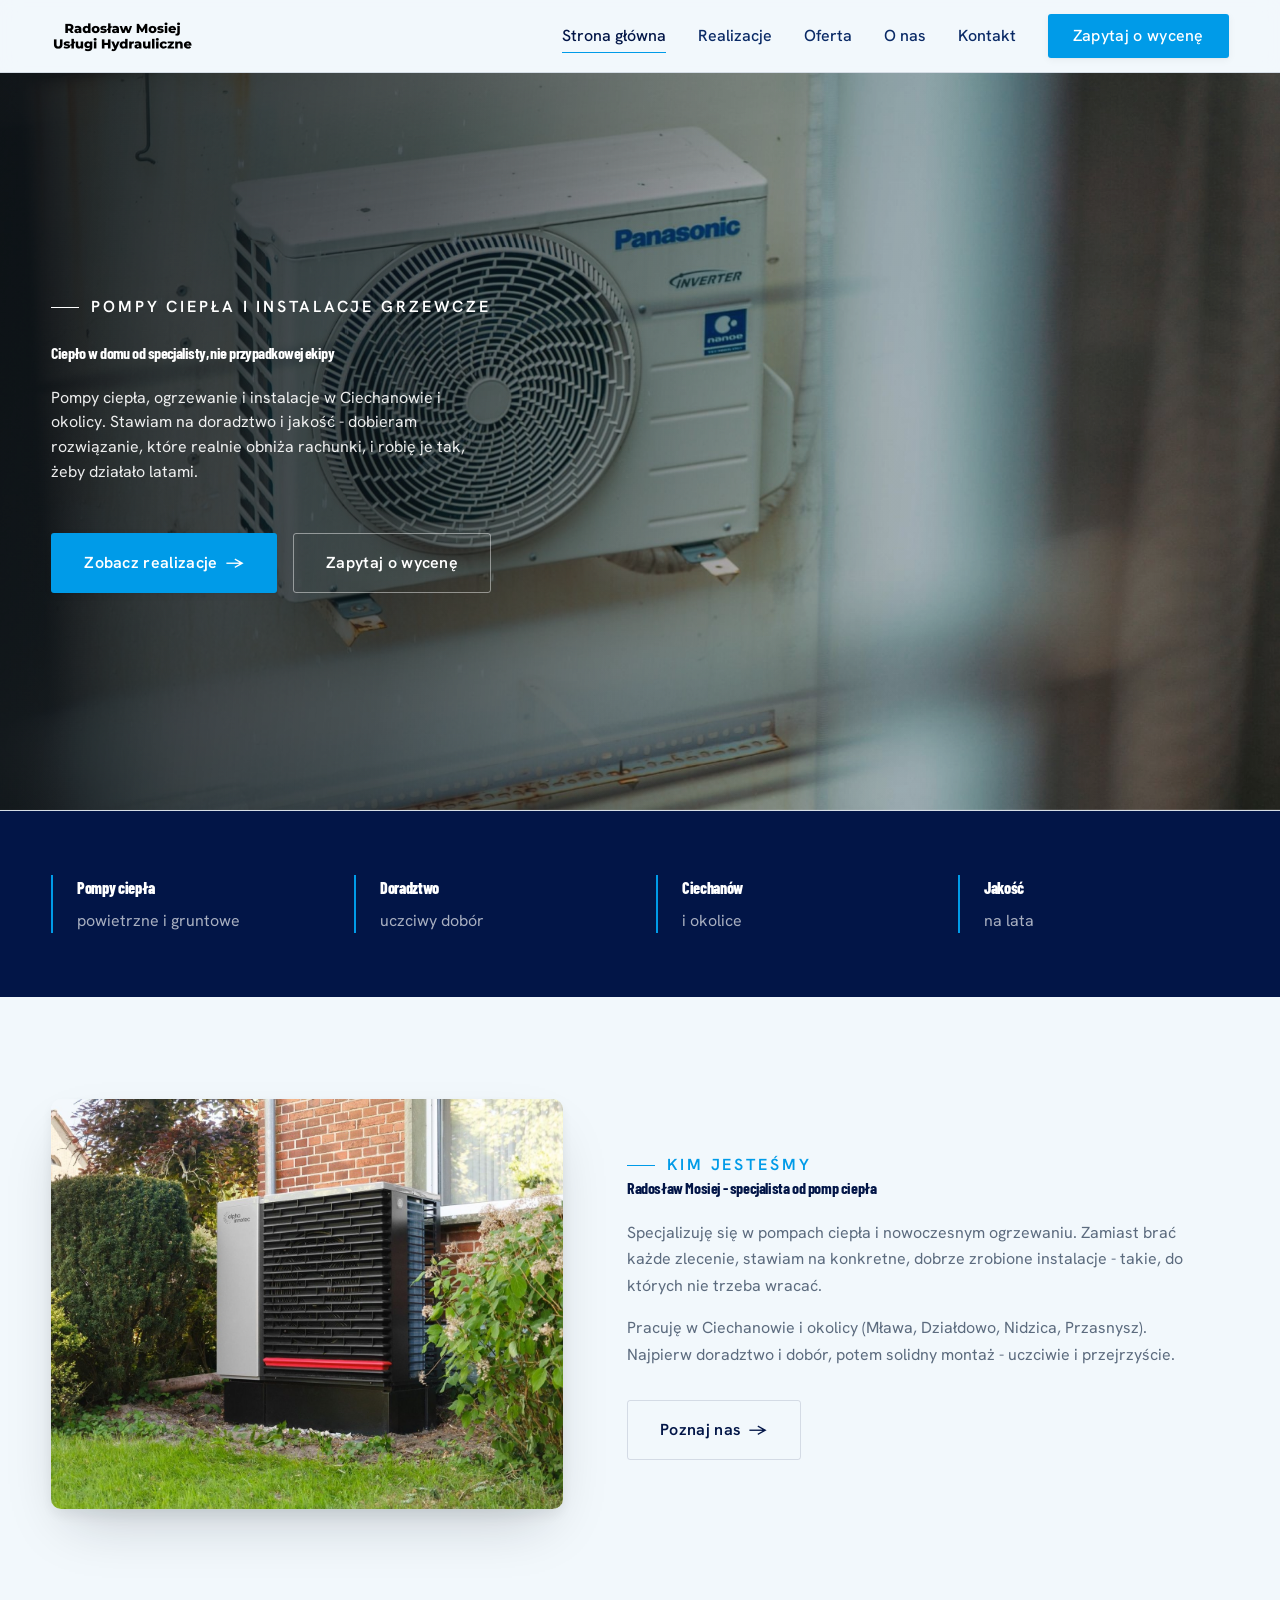
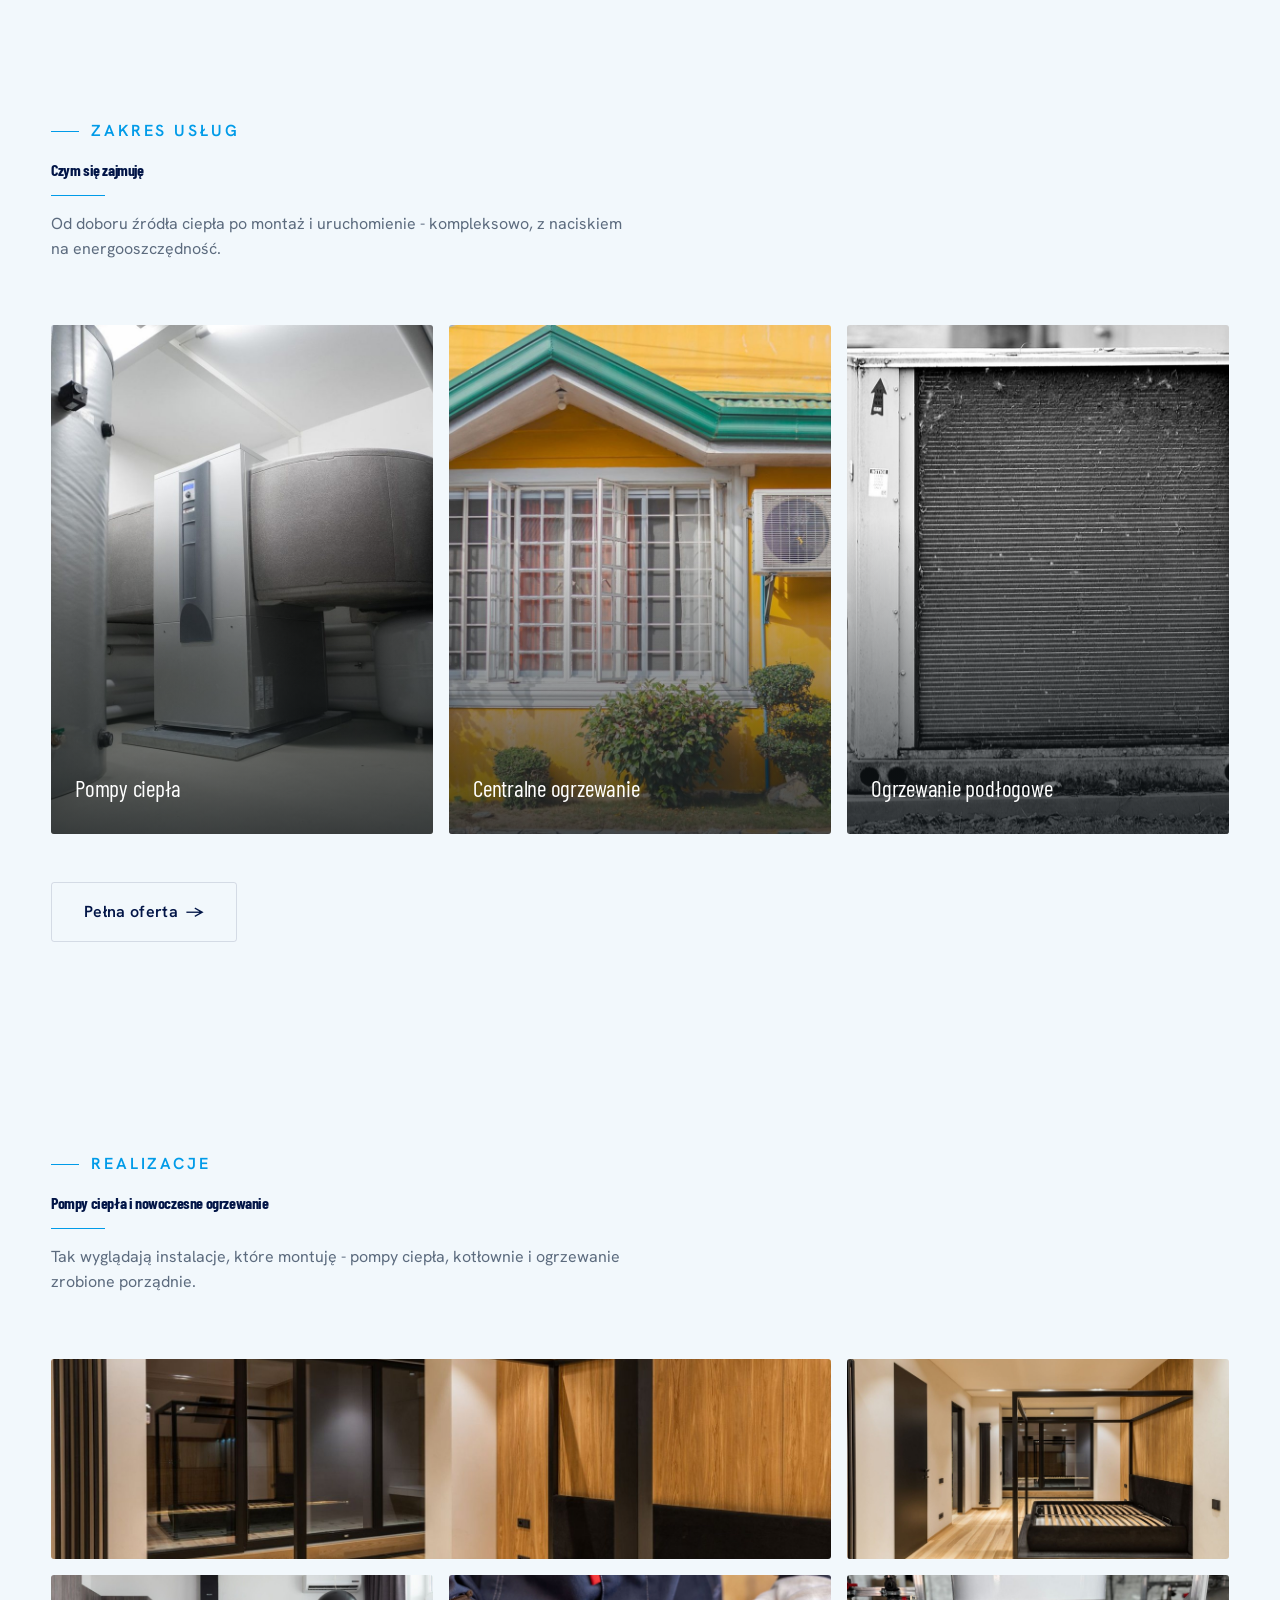
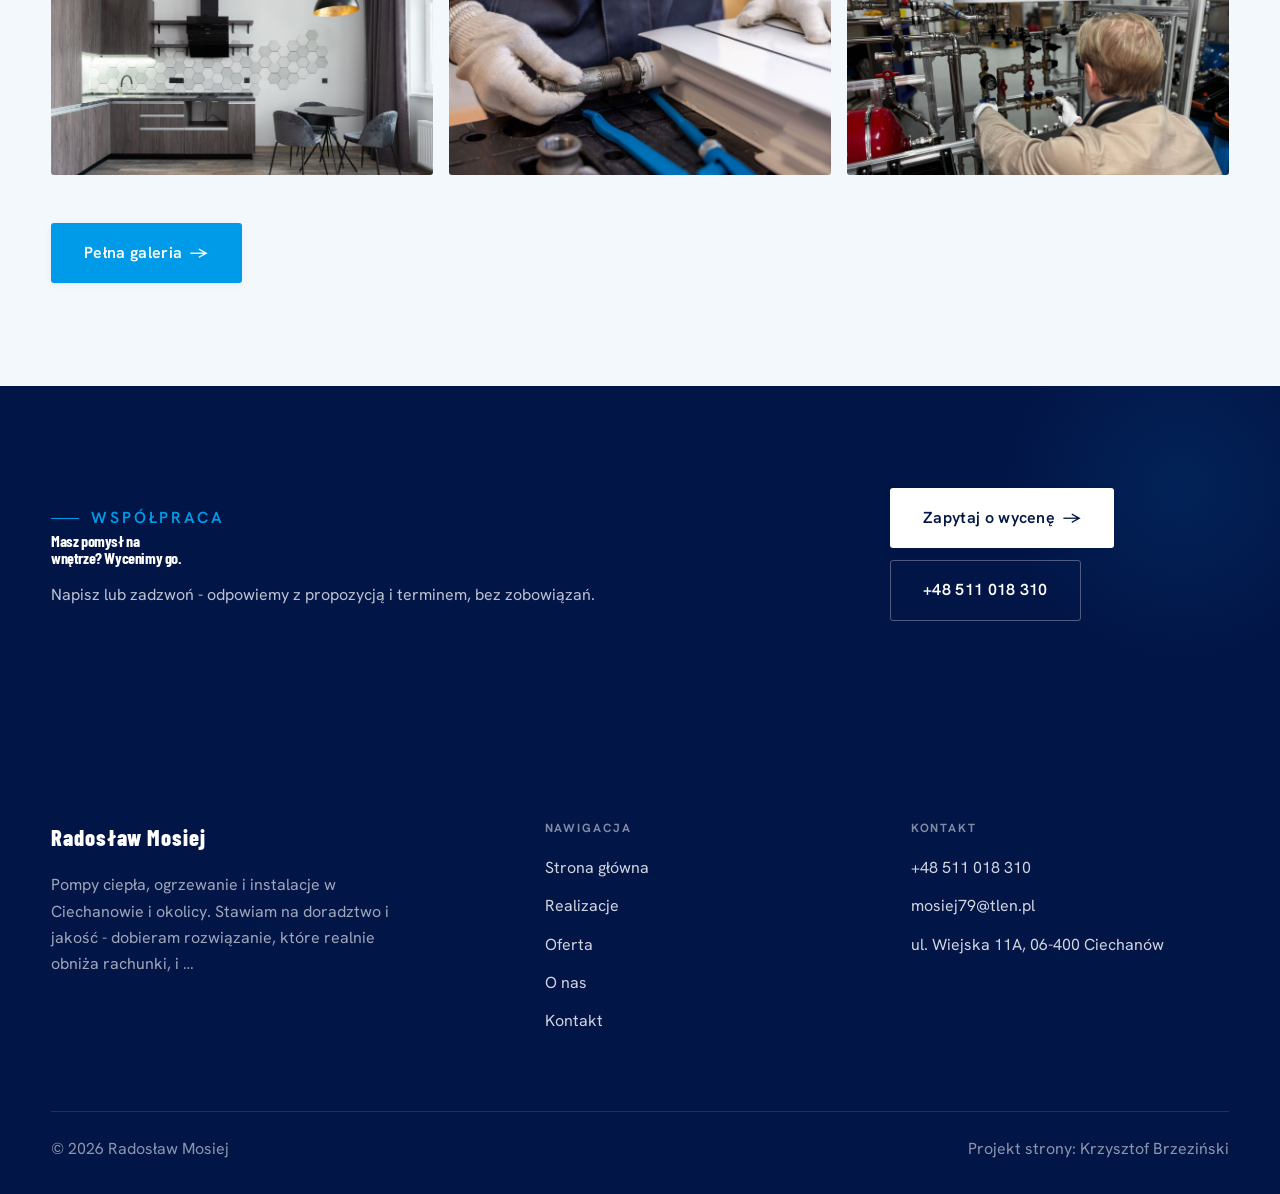
<file: index.html>
<!DOCTYPE html>
<html lang="pl">
<head>
<meta charset="UTF-8">
<meta name="viewport" content="width=device-width, initial-scale=1.0">
<title>Radosław Mosiej</title>
<meta name="description" content="Radosław Mosiej - kompleksowe usługi hydrauliczne w okolicy: instalacje wod-kan i c.o., montaż łazienek, kotłownie, usuwanie awarii i przecieków. Wycena przed pracą, sprawny dojazd, gwarancja. Zadzwoń i umów termin.">
<link rel="preconnect" href="https://fonts.googleapis.com">
<link rel="preconnect" href="https://fonts.gstatic.com" crossorigin>
<link href="https://fonts.googleapis.com/css2?family=Barlow+Condensed:wght@500;600;700&family=Hanken+Grotesk:wght@400;500;600&display=swap" rel="stylesheet">
<link rel="stylesheet" href="assets/styles.css">
</head>
<body>

<header class="nav">
  <div class="wrap nav-inner">
    <a class="brand brand-has-logo" href="index.html"><img class="brand-logo" src="img/logo.png" alt="Radosław Mosiej"></a>
    <nav class="nav-links">
      <a href="index.html" class="active">Strona główna</a>
      <a href="realizacje.html">Realizacje</a>
      <a href="oferta.html">Oferta</a>
      <a href="o-nas.html">O nas</a>
      <a href="kontakt.html">Kontakt</a>
      <a href="kontakt.html" class="btn btn-accent">Zapytaj o wycenę</a>
    </nav>
    <button class="nav-toggle" aria-label="Menu"><span></span><span></span><span></span></button>
  </div>
</header>

<section class="hero-cine">
  <img src="img/hero.jpg" alt="Radosław Mosiej - Ciepło w domu od specjalisty, nie przypadkowej ekipy">
  <div class="wrap">
    <div class="hero-copy">
      <span class="eyebrow">Pompy ciepła i instalacje grzewcze</span>
      <h1>Ciepło w domu od specjalisty, nie przypadkowej ekipy</h1>
      <p class="lead">Pompy ciepła, ogrzewanie i instalacje w Ciechanowie i okolicy. Stawiam na doradztwo i jakość - dobieram rozwiązanie, które realnie obniża rachunki, i robię je tak, żeby działało latami.</p>
      <div class="hero-actions">
        <a href="realizacje.html" class="btn btn-accent">Zobacz realizacje <span class="arr">→</span></a>
        <a href="kontakt.html" class="btn btn-ghost" style="color:#fff;border-color:rgba(255,255,255,.45)">Zapytaj o wycenę</a>
      </div>
    </div>
  </div>
</section>
<section class="strip" style="padding-block:0">
  <div class="wrap">
    <div class="item reveal"><div class="k">Pompy ciepła</div><div class="v">powietrzne i gruntowe</div></div>
    <div class="item reveal"><div class="k">Doradztwo</div><div class="v">uczciwy dobór</div></div>
    <div class="item reveal"><div class="k">Ciechanów</div><div class="v">i okolice</div></div>
    <div class="item reveal"><div class="k">Jakość</div><div class="v">na lata</div></div>
  </div>
</section>
<section>
  <div class="wrap split">
    <div class="split-art reveal"><img src="img/g1.jpg" alt="Radosław Mosiej - realizacja" loading="lazy"></div>
    <div class="split-copy reveal">
      <span class="eyebrow">Kim jesteśmy</span>
      <h2>Radosław Mosiej - specjalista od pomp ciepła</h2>
      <p class="muted">Specjalizuję się w pompach ciepła i nowoczesnym ogrzewaniu. Zamiast brać każde zlecenie, stawiam na konkretne, dobrze zrobione instalacje - takie, do których nie trzeba wracać.</p>
      <p class="muted">Pracuję w Ciechanowie i okolicy (Mława, Działdowo, Nidzica, Przasnysz). Najpierw doradztwo i dobór, potem solidny montaż - uczciwie i przejrzyście.</p>
      <a href="o-nas.html" class="btn btn-ghost">Poznaj nas <span class="arr">→</span></a>
    </div>
  </div>
</section>
<section>
  <div class="wrap">
    <div class="head reveal">
      <span class="eyebrow">Zakres usług</span>
      <h2>Czym się zajmuję</h2>
      <p>Od doboru źródła ciepła po montaż i uruchomienie - kompleksowo, z naciskiem na energooszczędność.</p>
    </div>
    <div class="gateways">
      <a href="oferta.html" class="gateway reveal"><img src="img/g2.jpg" alt="Pompy ciepła" loading="lazy"><span class="g-ttl">Pompy ciepła</span></a>
      <a href="oferta.html" class="gateway reveal"><img src="img/g3.jpg" alt="Centralne ogrzewanie" loading="lazy"><span class="g-ttl">Centralne ogrzewanie</span></a>
      <a href="oferta.html" class="gateway reveal"><img src="img/g4.jpg" alt="Ogrzewanie podłogowe" loading="lazy"><span class="g-ttl">Ogrzewanie podłogowe</span></a>
    </div>
    <div style="margin-top:var(--space-7)" class="reveal"><a href="oferta.html" class="btn btn-ghost">Pełna oferta <span class="arr">→</span></a></div>
  </div>
</section>
<section>
  <div class="wrap">
    <div class="head reveal">
      <span class="eyebrow">Realizacje</span>
      <h2>Pompy ciepła i nowoczesne ogrzewanie</h2>
      <p>Tak wyglądają instalacje, które montuję - pompy ciepła, kotłownie i ogrzewanie zrobione porządnie.</p>
    </div>
    <div class="gallery">
      <div class="tile t-two3 reveal"><img src="img/g5.jpg" alt="Instalacja wod-kan" loading="lazy"><div class="cap">Instalacja wod-kan</div></div>
      <div class="tile t-third reveal"><img src="img/g6.jpg" alt="Łazienka pod klucz" loading="lazy"><div class="cap">Łazienka pod klucz</div></div>
      <div class="tile t-third reveal"><img src="img/g7.jpg" alt="Centralne ogrzewanie" loading="lazy"><div class="cap">Centralne ogrzewanie</div></div>
      <div class="tile t-third reveal"><img src="img/g8.jpg" alt="Kotłownia" loading="lazy"><div class="cap">Kotłownia</div></div>
      <div class="tile t-third reveal"><img src="img/g9.jpg" alt="Usuwanie awarii" loading="lazy"><div class="cap">Usuwanie awarii</div></div>
    </div>
    <div style="margin-top:var(--space-7)" class="reveal"><a href="realizacje.html" class="btn btn-accent">Pełna galeria <span class="arr">→</span></a></div>
  </div>
</section>
<section class="cta">
  <div class="wrap">
    <div class="reveal">
      <span class="eyebrow">Współpraca</span>
      <h2>Masz pomysł na wnętrze? Wycenimy go.</h2>
      <p>Napisz lub zadzwoń - odpowiemy z propozycją i terminem, bez zobowiązań.</p>
    </div>
    <div class="cta-actions reveal">
      <a href="kontakt.html" class="btn btn-light">Zapytaj o wycenę <span class="arr">→</span></a>
      <a href="tel:+48511018310" class="btn btn-ghost" style="color:#fff;border-color:rgba(255,255,255,.3)">+48 511 018 310</a>
    </div>
  </div>
</section>

<footer>
  <div class="wrap">
    <div class="foot-grid">
      <div class="foot-brand">
        <div class="name">Radosław Mosiej</div>
        <p>Pompy ciepła, ogrzewanie i instalacje w Ciechanowie i okolicy. Stawiam na doradztwo i jakość - dobieram rozwiązanie, które realnie obniża rachunki, i …</p>
      </div>
      <div class="foot-col">
        <h4>Nawigacja</h4>
        <a href="index.html">Strona główna</a>
        <a href="realizacje.html">Realizacje</a>
        <a href="oferta.html">Oferta</a>
        <a href="o-nas.html">O nas</a>
        <a href="kontakt.html">Kontakt</a>
      </div>
      <div class="foot-col">
        <h4>Kontakt</h4>
        <a href="tel:+48511018310">+48 511 018 310</a>
        <a href="mailto:mosiej79@tlen.pl">mosiej79@tlen.pl</a>
        <p>ul. Wiejska 11A, 06-400 Ciechanów</p>
      </div>
    </div>
    <div class="foot-bot">
      <span>© 2026 Radosław Mosiej</span>
      <span>Projekt strony: Krzysztof Brzeziński</span>
    </div>
  </div>
</footer>


<script src="assets/main.js"></script>
</body>
</html>
</file>
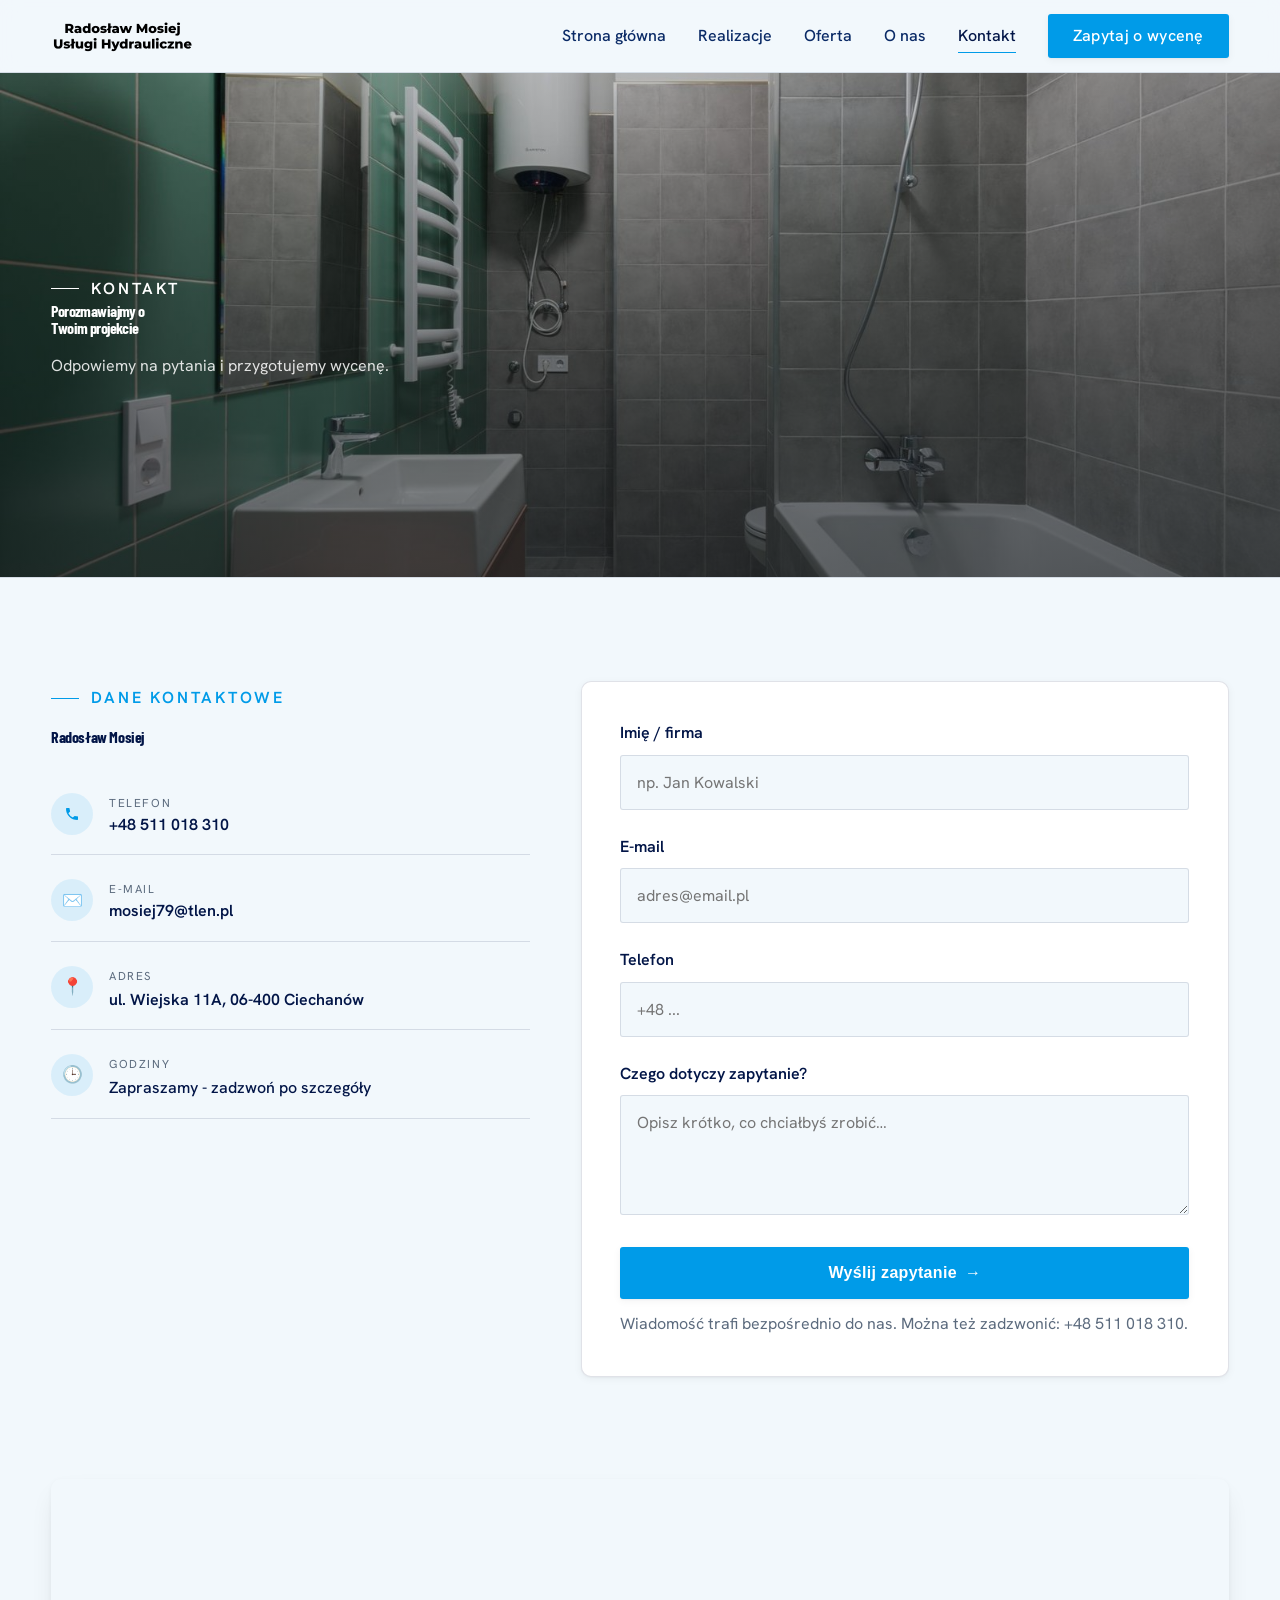
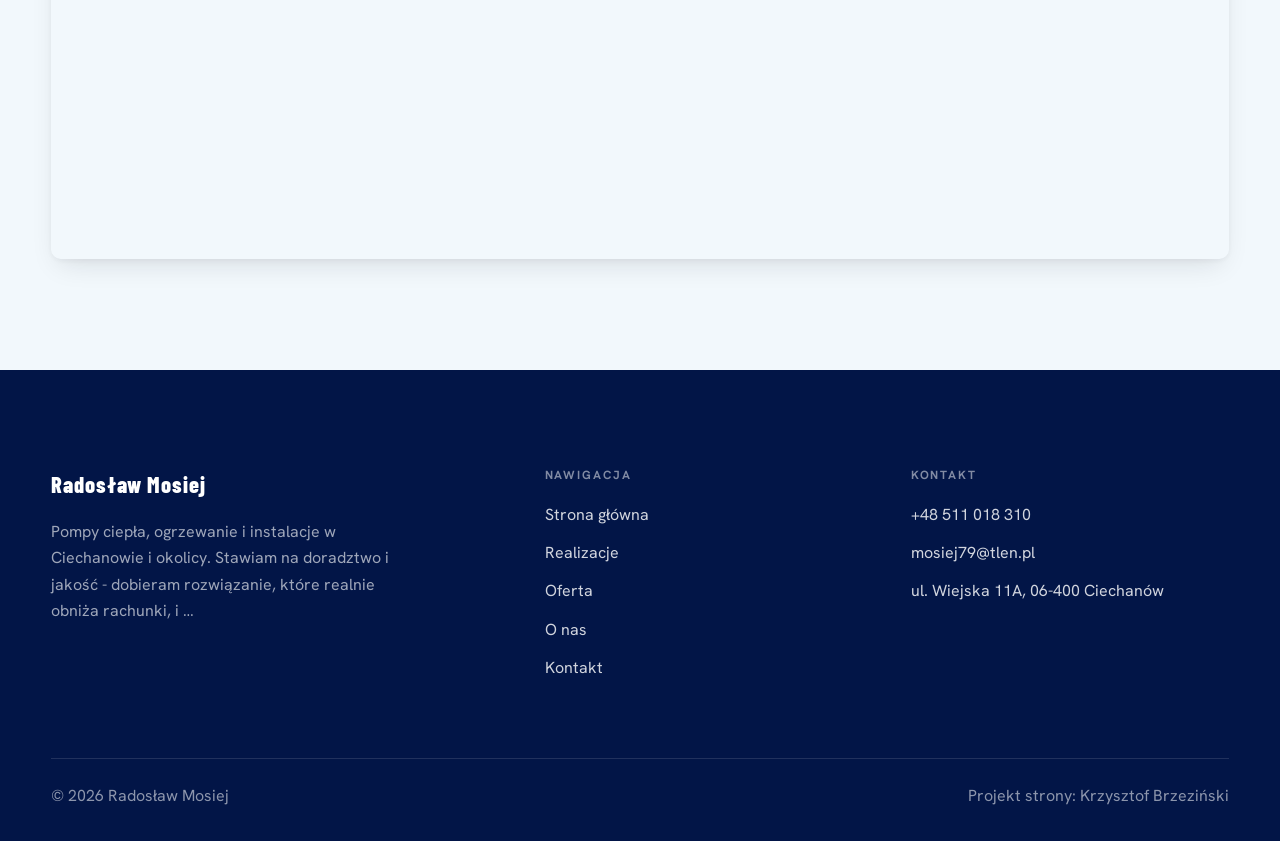
<file: kontakt.html>
<!DOCTYPE html>
<html lang="pl">
<head>
<meta charset="UTF-8">
<meta name="viewport" content="width=device-width, initial-scale=1.0">
<title>Kontakt - Radosław Mosiej</title>
<meta name="description" content="Kontakt Radosław Mosiej - ul. Wiejska 11A, 06-400 Ciechanów">
<link rel="preconnect" href="https://fonts.googleapis.com">
<link rel="preconnect" href="https://fonts.gstatic.com" crossorigin>
<link href="https://fonts.googleapis.com/css2?family=Barlow+Condensed:wght@500;600;700&family=Hanken+Grotesk:wght@400;500;600&display=swap" rel="stylesheet">
<link rel="stylesheet" href="assets/styles.css">
</head>
<body>

<header class="nav">
  <div class="wrap nav-inner">
    <a class="brand brand-has-logo" href="index.html"><img class="brand-logo" src="img/logo.png" alt="Radosław Mosiej"></a>
    <nav class="nav-links">
      <a href="index.html">Strona główna</a>
      <a href="realizacje.html">Realizacje</a>
      <a href="oferta.html">Oferta</a>
      <a href="o-nas.html">O nas</a>
      <a href="kontakt.html" class="active">Kontakt</a>
      <a href="kontakt.html" class="btn btn-accent">Zapytaj o wycenę</a>
    </nav>
    <button class="nav-toggle" aria-label="Menu"><span></span><span></span><span></span></button>
  </div>
</header>

<section class="pagehead">
  <img src="img/about.jpg" alt="Radosław Mosiej - Porozmawiajmy o Twoim projekcie">
  <div class="wrap">
    <span class="eyebrow">Kontakt</span>
    <h1>Porozmawiajmy o Twoim projekcie</h1>
    <p>Odpowiemy na pytania i przygotujemy wycenę.</p>
  </div>
</section>
<section>
  <div class="wrap contact-grid">
    <div class="reveal">
      <span class="eyebrow">Dane kontaktowe</span>
      <h2 style="margin:var(--space-4) 0 var(--space-6)">Radosław Mosiej</h2>
      <div class="info-list">
        <div class="info-row"><div class="ic"><svg class="ico-tel" width="16" height="16" viewBox="0 0 24 24" fill="none" aria-hidden="true"><path d="M6.6 10.8a15.5 15.5 0 0 0 6.6 6.6l2.2-2.2a1 1 0 0 1 1-.24 11.4 11.4 0 0 0 3.6.58 1 1 0 0 1 1 1V20a1 1 0 0 1-1 1A17 17 0 0 1 3 4a1 1 0 0 1 1-1h3.5a1 1 0 0 1 1 1c0 1.25.2 2.46.58 3.6a1 1 0 0 1-.25 1l-2.23 2.2Z" fill="currentColor"/></svg></div><div><div class="lbl">Telefon</div><a class="val" href="tel:+48511018310">+48 511 018 310</a></div></div>
        <div class="info-row"><div class="ic">✉️</div><div><div class="lbl">E-mail</div><a class="val" href="mailto:mosiej79@tlen.pl">mosiej79@tlen.pl</a></div></div>
        <div class="info-row"><div class="ic">📍</div><div><div class="lbl">Adres</div><div class="val">ul. Wiejska 11A, 06-400 Ciechanów</div></div></div>
        <div class="info-row"><div class="ic">🕒</div><div><div class="lbl">Godziny</div><div class="val" style="font-weight:500">Zapraszamy - zadzwoń po szczegóły</div></div></div>
      </div>
    </div>
    <div class="reveal">
      <form class="form" action="https://formsubmit.co/mosiej79@tlen.pl" method="POST">
        <input type="hidden" name="_subject" value="Zapytanie ze strony Radosław Mosiej">
        <input type="hidden" name="_captcha" value="false">
        <input type="hidden" name="_template" value="table">
        <div class="fld"><label for="name">Imię / firma</label><input id="name" name="name" type="text" placeholder="np. Jan Kowalski" required></div>
        <div class="fld"><label for="email">E-mail</label><input id="email" name="email" type="email" placeholder="adres@email.pl" required></div>
        <div class="fld"><label for="phone">Telefon</label><input id="phone" name="phone" type="tel" placeholder="+48 ..."></div>
        <div class="fld"><label for="msg">Czego dotyczy zapytanie?</label><textarea id="msg" name="message" placeholder="Opisz krótko, co chciałbyś zrobić…" required></textarea></div>
        <button type="submit" class="btn btn-accent" style="width:100%;justify-content:center">Wyślij zapytanie <span class="arr">→</span></button>
        <p class="note">Wiadomość trafi bezpośrednio do nas. Można też zadzwonić: +48 511 018 310.</p>
      </form>
    </div>
  </div>
</section>
<section style="padding-top:0">
  <div class="wrap reveal">
    <iframe class="map" title="Radosław Mosiej - Ciechanów" src="https://maps.google.com/maps?q=52.9007499%2C20.6229759&z=15&output=embed" loading="lazy" referrerpolicy="no-referrer-when-downgrade"></iframe>
  </div>
</section>

<footer>
  <div class="wrap">
    <div class="foot-grid">
      <div class="foot-brand">
        <div class="name">Radosław Mosiej</div>
        <p>Pompy ciepła, ogrzewanie i instalacje w Ciechanowie i okolicy. Stawiam na doradztwo i jakość - dobieram rozwiązanie, które realnie obniża rachunki, i …</p>
      </div>
      <div class="foot-col">
        <h4>Nawigacja</h4>
        <a href="index.html">Strona główna</a>
        <a href="realizacje.html">Realizacje</a>
        <a href="oferta.html">Oferta</a>
        <a href="o-nas.html">O nas</a>
        <a href="kontakt.html">Kontakt</a>
      </div>
      <div class="foot-col">
        <h4>Kontakt</h4>
        <a href="tel:+48511018310">+48 511 018 310</a>
        <a href="mailto:mosiej79@tlen.pl">mosiej79@tlen.pl</a>
        <p>ul. Wiejska 11A, 06-400 Ciechanów</p>
      </div>
    </div>
    <div class="foot-bot">
      <span>© 2026 Radosław Mosiej</span>
      <span>Projekt strony: Krzysztof Brzeziński</span>
    </div>
  </div>
</footer>


<script src="assets/main.js"></script>
</body>
</html>
</file>
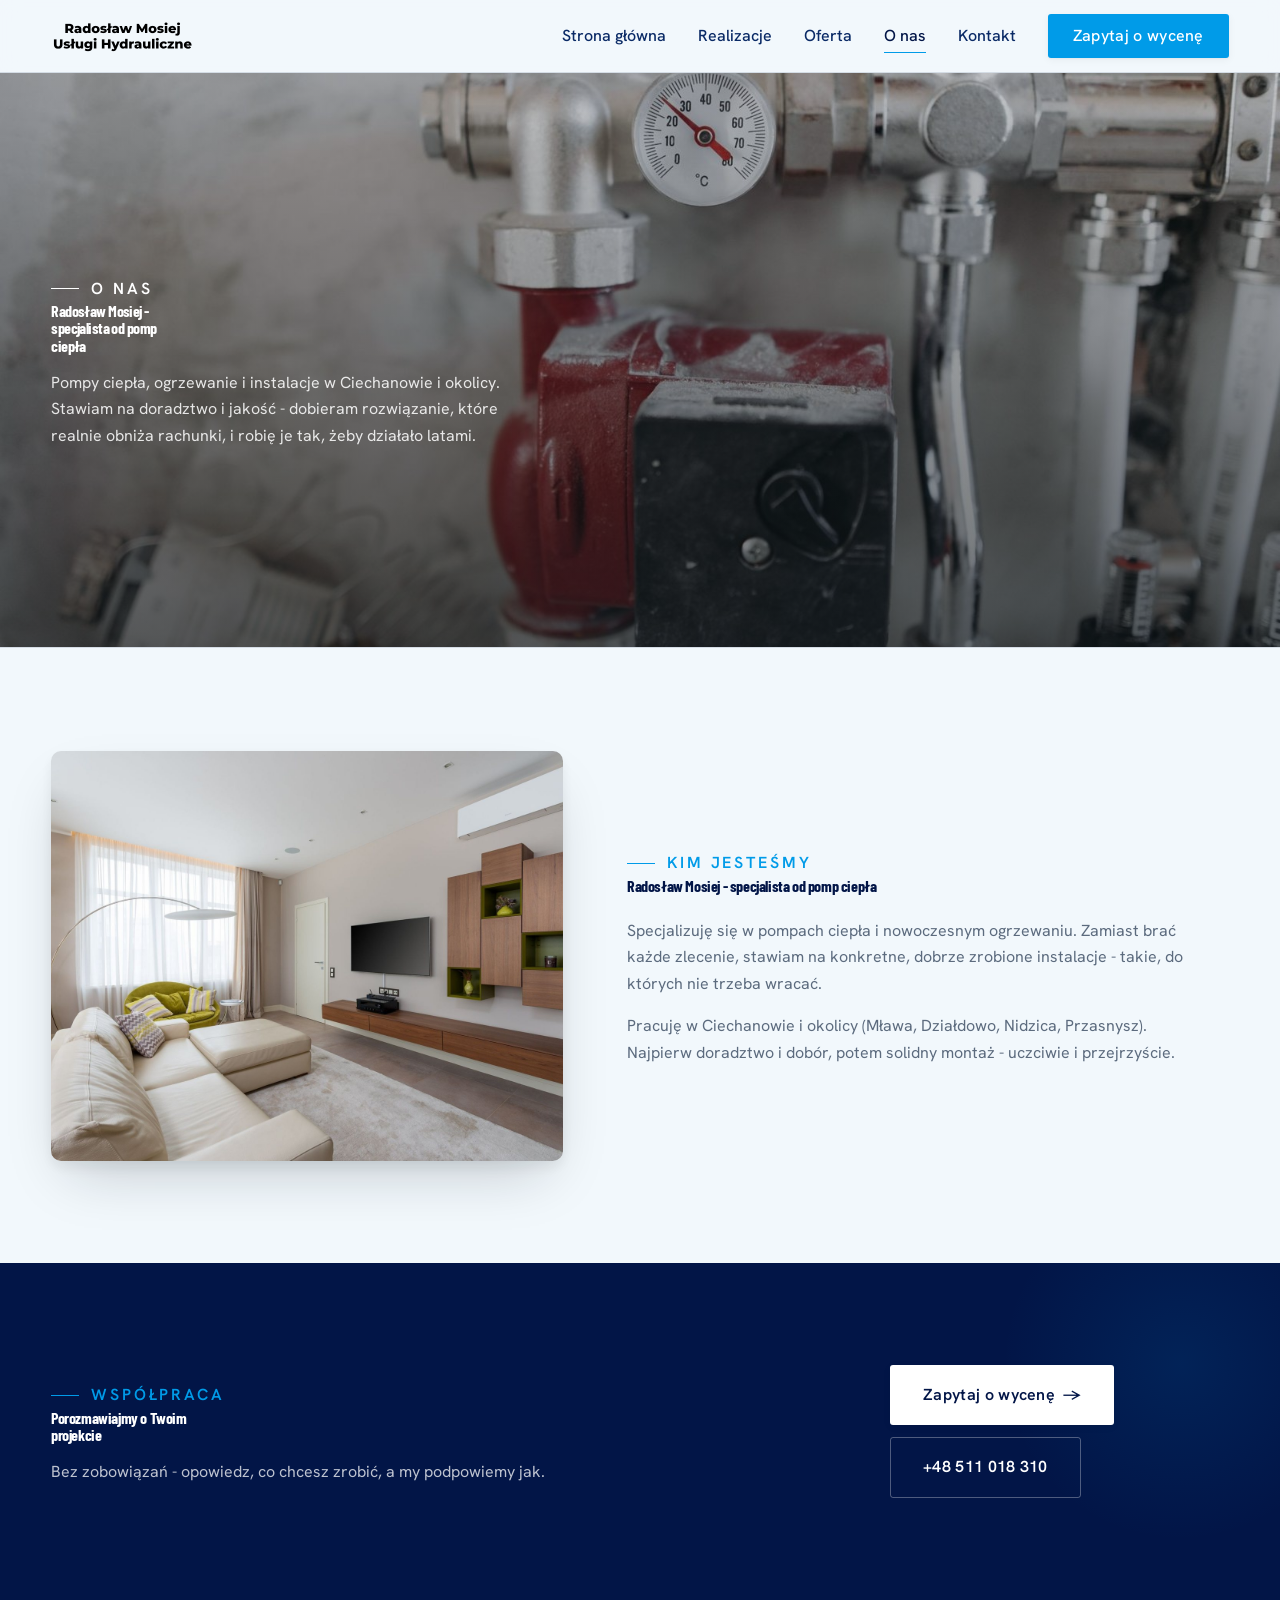
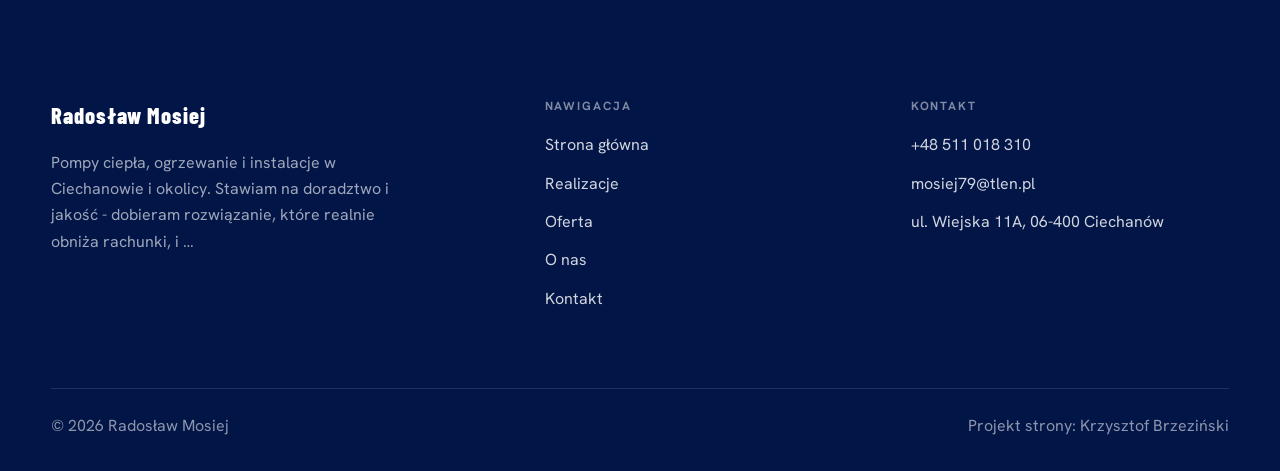
<file: o-nas.html>
<!DOCTYPE html>
<html lang="pl">
<head>
<meta charset="UTF-8">
<meta name="viewport" content="width=device-width, initial-scale=1.0">
<title>O nas - Radosław Mosiej</title>
<meta name="description" content="Radosław Mosiej - kompleksowe usługi hydrauliczne w okolicy: instalacje wod-kan i c.o., montaż łazienek, kotłownie, usuwanie awarii i przecieków. Wycena przed pracą, sprawny dojazd, gwarancja. Zadzwoń i umów termin.">
<link rel="preconnect" href="https://fonts.googleapis.com">
<link rel="preconnect" href="https://fonts.gstatic.com" crossorigin>
<link href="https://fonts.googleapis.com/css2?family=Barlow+Condensed:wght@500;600;700&family=Hanken+Grotesk:wght@400;500;600&display=swap" rel="stylesheet">
<link rel="stylesheet" href="assets/styles.css">
</head>
<body>

<header class="nav">
  <div class="wrap nav-inner">
    <a class="brand brand-has-logo" href="index.html"><img class="brand-logo" src="img/logo.png" alt="Radosław Mosiej"></a>
    <nav class="nav-links">
      <a href="index.html">Strona główna</a>
      <a href="realizacje.html">Realizacje</a>
      <a href="oferta.html">Oferta</a>
      <a href="o-nas.html" class="active">O nas</a>
      <a href="kontakt.html">Kontakt</a>
      <a href="kontakt.html" class="btn btn-accent">Zapytaj o wycenę</a>
    </nav>
    <button class="nav-toggle" aria-label="Menu"><span></span><span></span><span></span></button>
  </div>
</header>

<section class="pagehead">
  <img src="img/g13.jpg" alt="Radosław Mosiej - Radosław Mosiej - specjalista od pomp ciepła">
  <div class="wrap">
    <span class="eyebrow">O nas</span>
    <h1>Radosław Mosiej - specjalista od pomp ciepła</h1>
    <p>Pompy ciepła, ogrzewanie i instalacje w Ciechanowie i okolicy. Stawiam na doradztwo i jakość - dobieram rozwiązanie, które realnie obniża rachunki, i robię je tak, żeby działało latami.</p>
  </div>
</section>
<section>
  <div class="wrap split">
    <div class="split-art reveal"><img src="img/g14.jpg" alt="Radosław Mosiej" loading="lazy"></div>
    <div class="split-copy reveal">
      <span class="eyebrow">Kim jesteśmy</span>
      <h2>Radosław Mosiej - specjalista od pomp ciepła</h2>
      <p class="muted">Specjalizuję się w pompach ciepła i nowoczesnym ogrzewaniu. Zamiast brać każde zlecenie, stawiam na konkretne, dobrze zrobione instalacje - takie, do których nie trzeba wracać.</p>
      <p class="muted">Pracuję w Ciechanowie i okolicy (Mława, Działdowo, Nidzica, Przasnysz). Najpierw doradztwo i dobór, potem solidny montaż - uczciwie i przejrzyście.</p>
    </div>
  </div>
</section>


<section class="cta">
  <div class="wrap">
    <div class="reveal">
      <span class="eyebrow">Współpraca</span>
      <h2>Porozmawiajmy o Twoim projekcie</h2>
      <p>Bez zobowiązań - opowiedz, co chcesz zrobić, a my podpowiemy jak.</p>
    </div>
    <div class="cta-actions reveal">
      <a href="kontakt.html" class="btn btn-light">Zapytaj o wycenę <span class="arr">→</span></a>
      <a href="tel:+48511018310" class="btn btn-ghost" style="color:#fff;border-color:rgba(255,255,255,.3)">+48 511 018 310</a>
    </div>
  </div>
</section>

<footer>
  <div class="wrap">
    <div class="foot-grid">
      <div class="foot-brand">
        <div class="name">Radosław Mosiej</div>
        <p>Pompy ciepła, ogrzewanie i instalacje w Ciechanowie i okolicy. Stawiam na doradztwo i jakość - dobieram rozwiązanie, które realnie obniża rachunki, i …</p>
      </div>
      <div class="foot-col">
        <h4>Nawigacja</h4>
        <a href="index.html">Strona główna</a>
        <a href="realizacje.html">Realizacje</a>
        <a href="oferta.html">Oferta</a>
        <a href="o-nas.html">O nas</a>
        <a href="kontakt.html">Kontakt</a>
      </div>
      <div class="foot-col">
        <h4>Kontakt</h4>
        <a href="tel:+48511018310">+48 511 018 310</a>
        <a href="mailto:mosiej79@tlen.pl">mosiej79@tlen.pl</a>
        <p>ul. Wiejska 11A, 06-400 Ciechanów</p>
      </div>
    </div>
    <div class="foot-bot">
      <span>© 2026 Radosław Mosiej</span>
      <span>Projekt strony: Krzysztof Brzeziński</span>
    </div>
  </div>
</footer>


<script src="assets/main.js"></script>
</body>
</html>
</file>
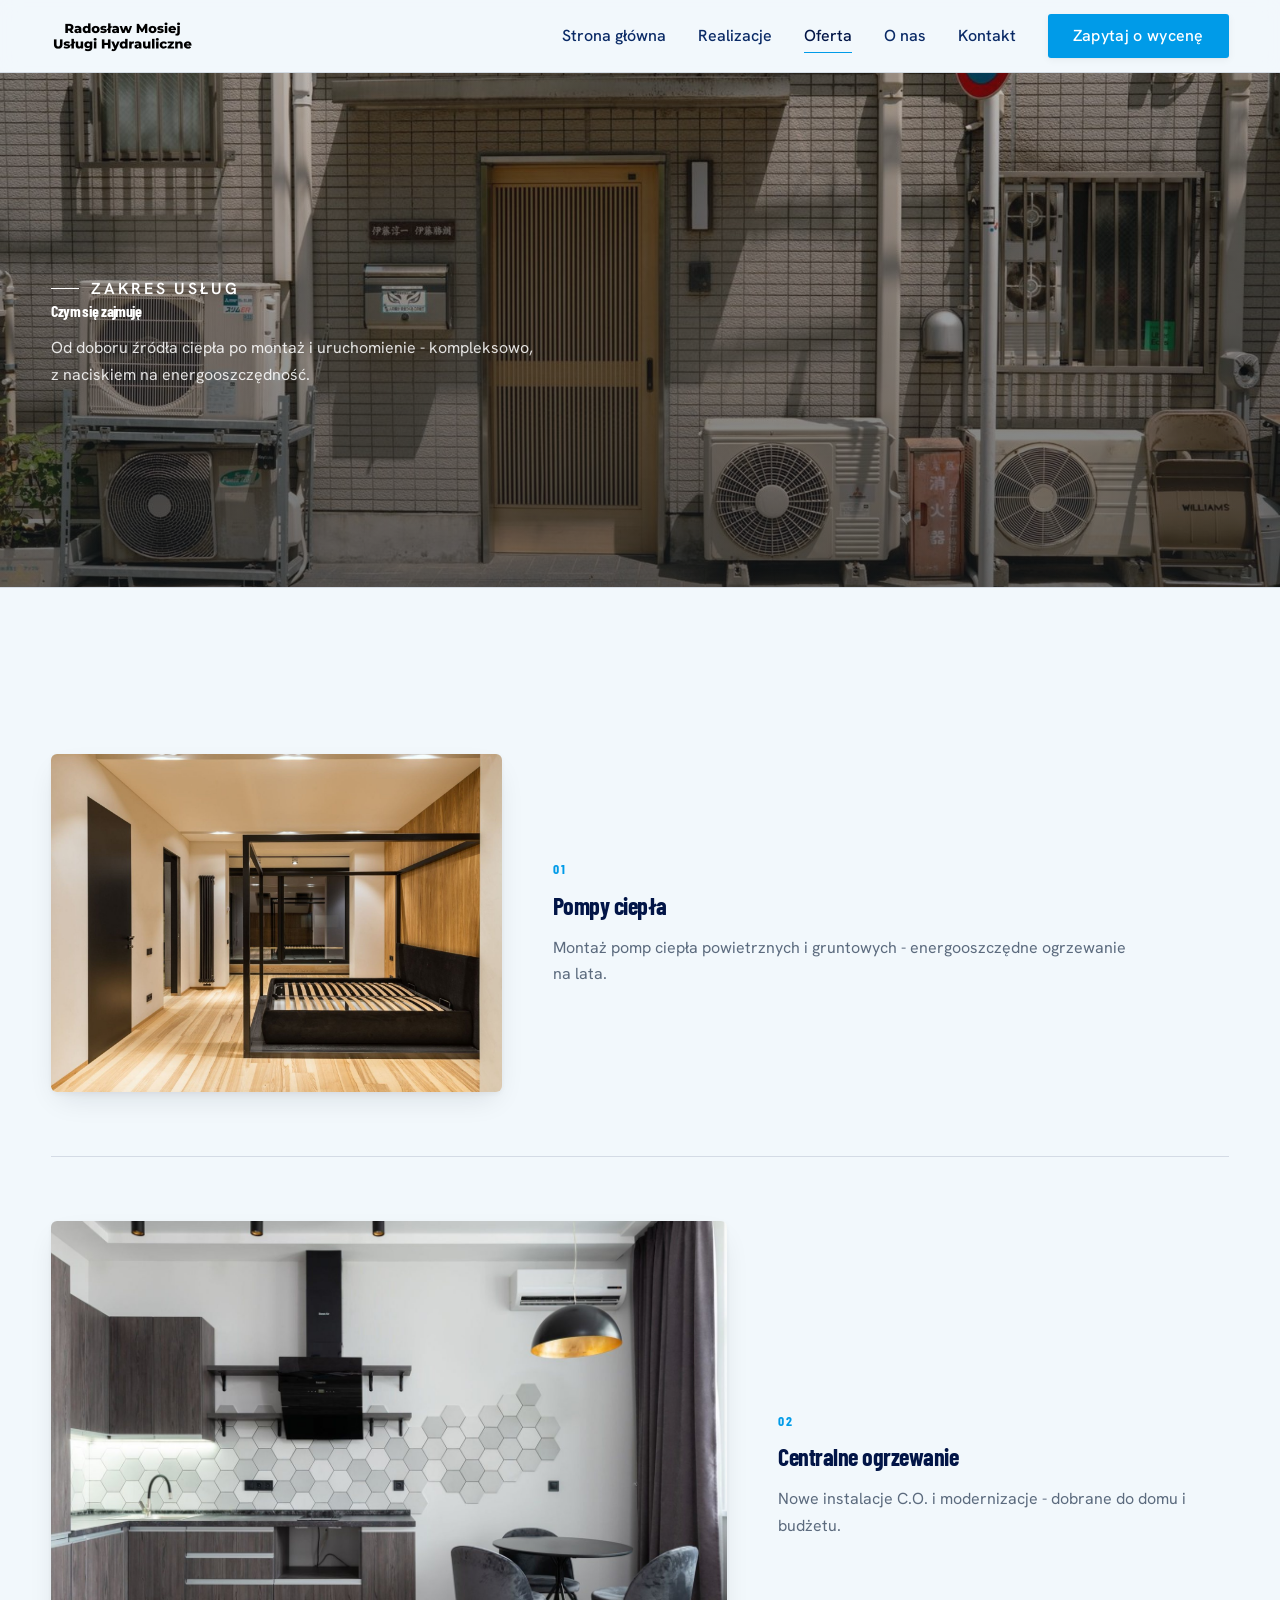
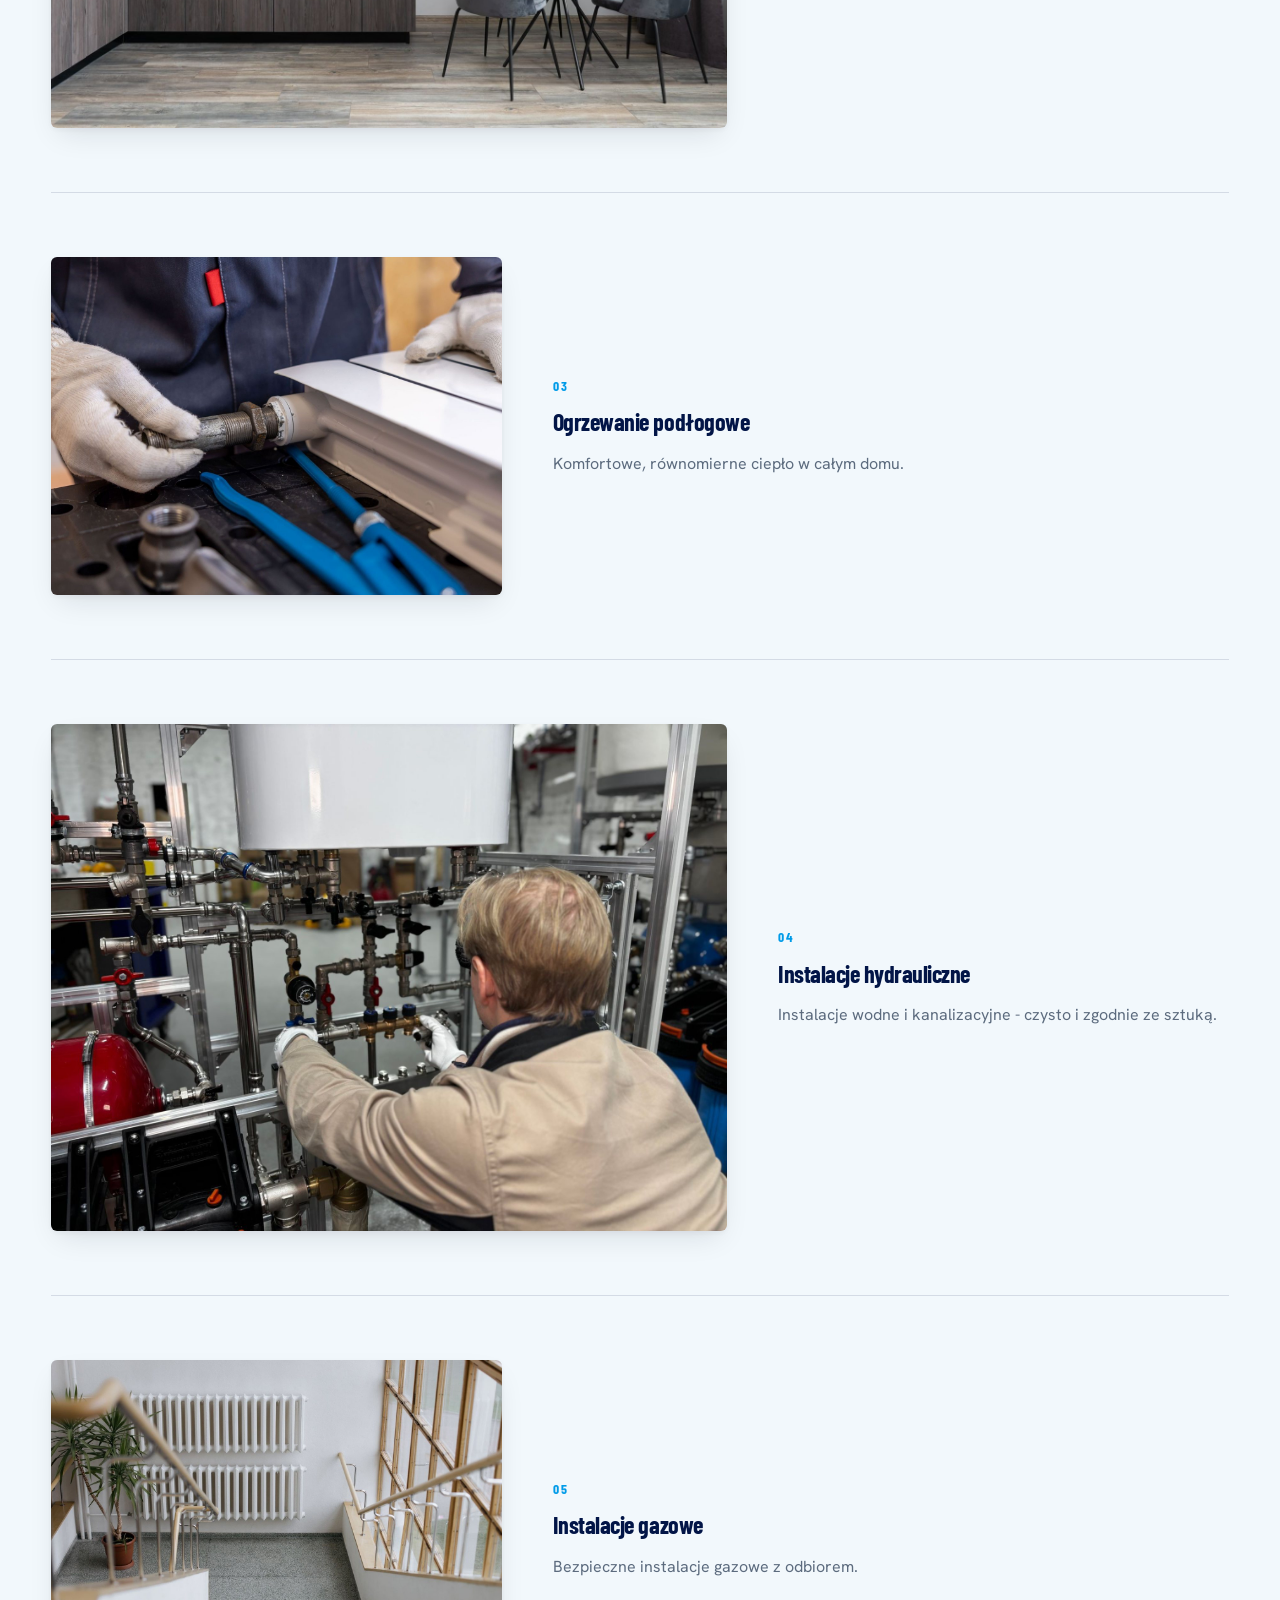
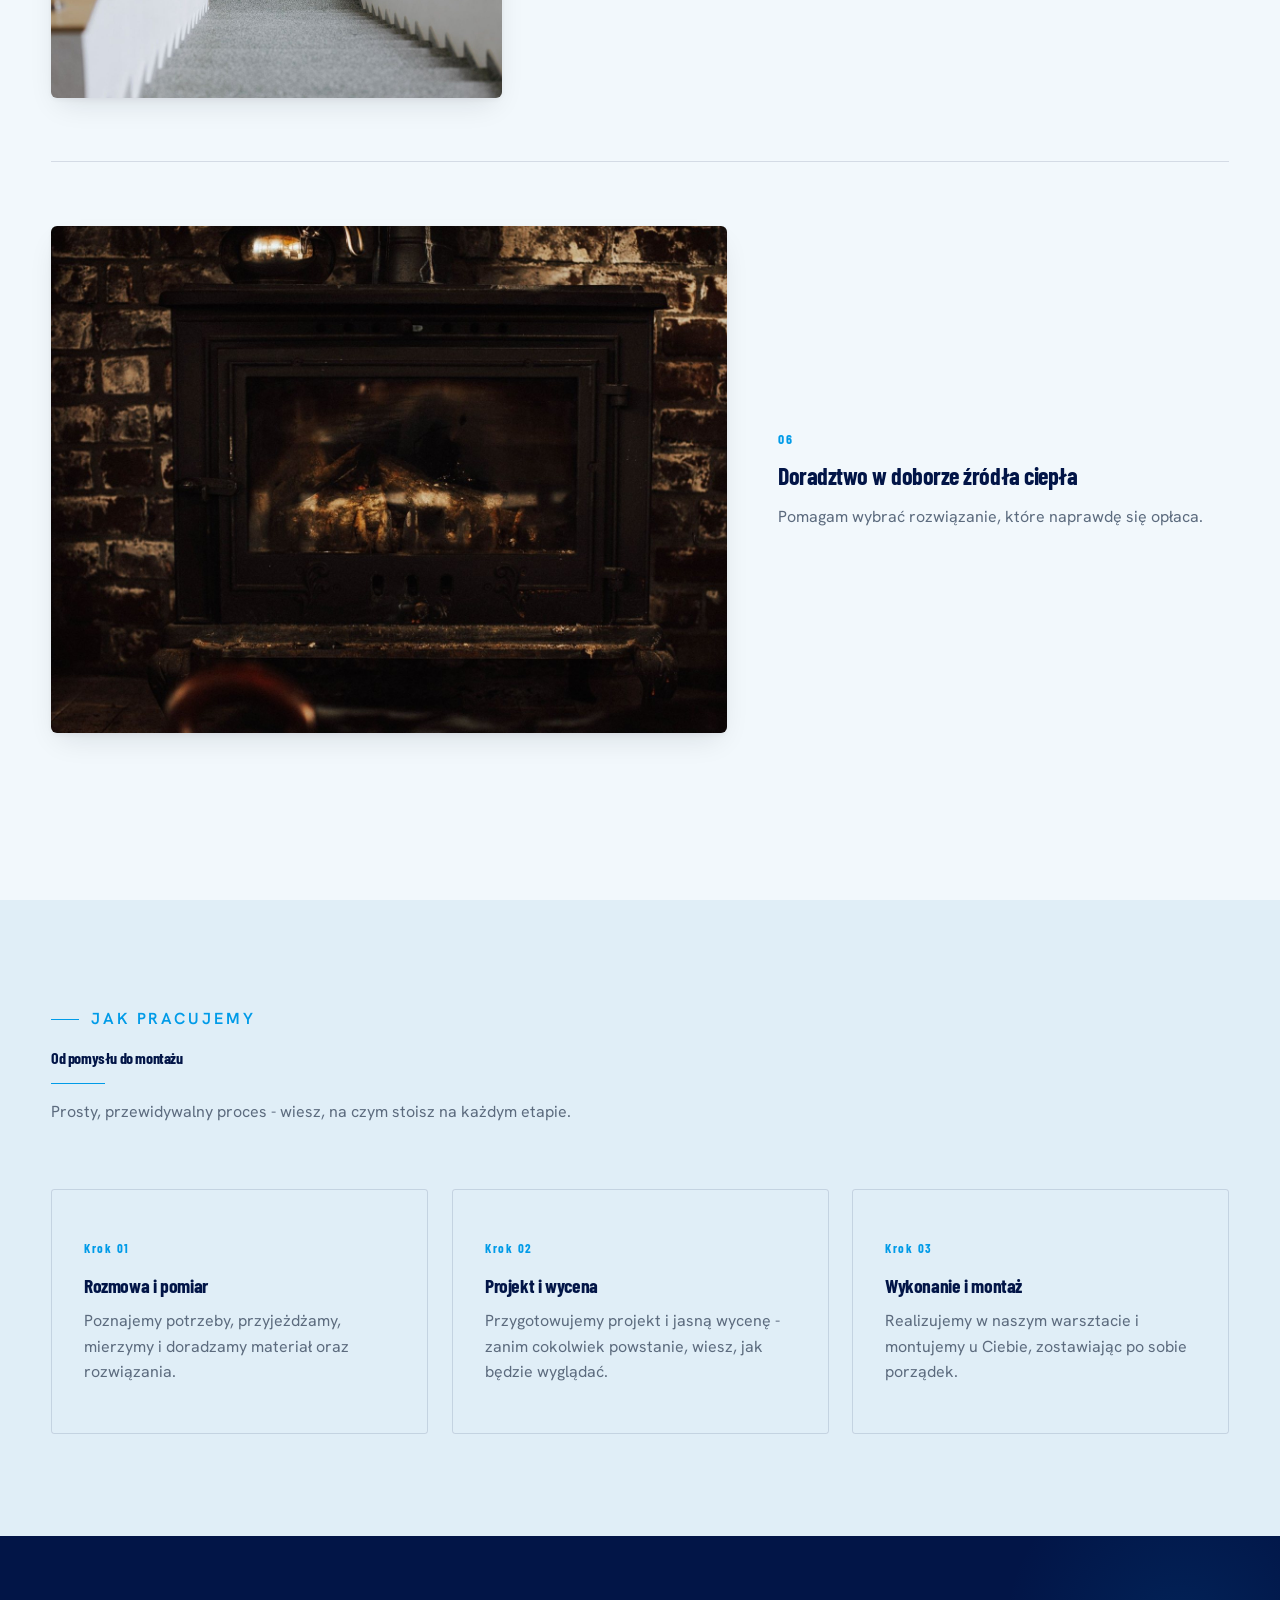
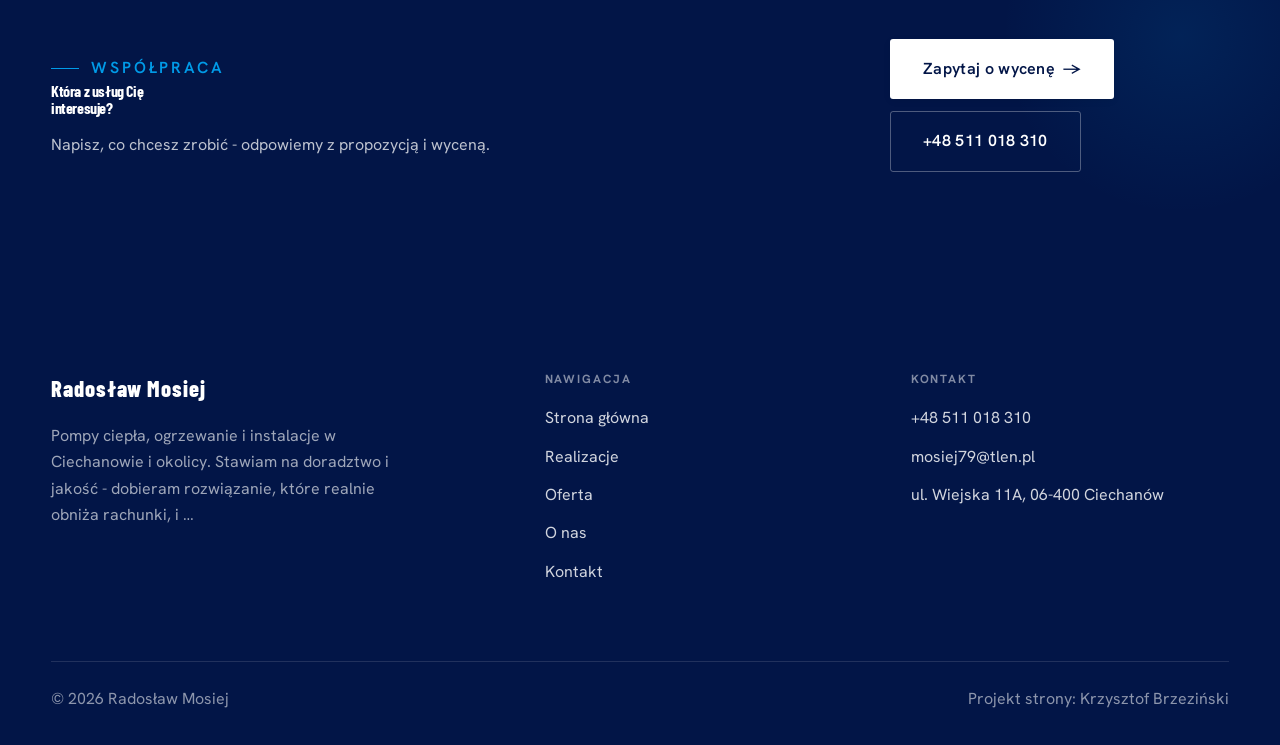
<file: oferta.html>
<!DOCTYPE html>
<html lang="pl">
<head>
<meta charset="UTF-8">
<meta name="viewport" content="width=device-width, initial-scale=1.0">
<title>Oferta - Radosław Mosiej</title>
<meta name="description" content="Radosław Mosiej - kompleksowe usługi hydrauliczne w okolicy: instalacje wod-kan i c.o., montaż łazienek, kotłownie, usuwanie awarii i przecieków. Wycena przed pracą, sprawny dojazd, gwarancja. Zadzwoń i umów termin.">
<link rel="preconnect" href="https://fonts.googleapis.com">
<link rel="preconnect" href="https://fonts.gstatic.com" crossorigin>
<link href="https://fonts.googleapis.com/css2?family=Barlow+Condensed:wght@500;600;700&family=Hanken+Grotesk:wght@400;500;600&display=swap" rel="stylesheet">
<link rel="stylesheet" href="assets/styles.css">
</head>
<body>

<header class="nav">
  <div class="wrap nav-inner">
    <a class="brand brand-has-logo" href="index.html"><img class="brand-logo" src="img/logo.png" alt="Radosław Mosiej"></a>
    <nav class="nav-links">
      <a href="index.html">Strona główna</a>
      <a href="realizacje.html">Realizacje</a>
      <a href="oferta.html" class="active">Oferta</a>
      <a href="o-nas.html">O nas</a>
      <a href="kontakt.html">Kontakt</a>
      <a href="kontakt.html" class="btn btn-accent">Zapytaj o wycenę</a>
    </nav>
    <button class="nav-toggle" aria-label="Menu"><span></span><span></span><span></span></button>
  </div>
</header>

<section class="pagehead">
  <img src="img/g12.jpg" alt="Radosław Mosiej - Czym się zajmuję">
  <div class="wrap">
    <span class="eyebrow">Zakres usług</span>
    <h1>Czym się zajmuję</h1>
    <p>Od doboru źródła ciepła po montaż i uruchomienie - kompleksowo, z naciskiem na energooszczędność.</p>
  </div>
</section>
<section>
  <div class="wrap">
    <div class="svc-row reveal">
      <div class="svc-row-art"><img src="img/g6.jpg" alt="Pompy ciepła" loading="lazy"></div>
      <div>
        <span class="num">01</span>
        <h3>Pompy ciepła</h3>
        <p class="muted">Montaż pomp ciepła powietrznych i gruntowych - energooszczędne ogrzewanie na lata.</p>
      </div>
    </div>
    <div class="svc-row rev reveal">
      <div class="svc-row-art"><img src="img/g7.jpg" alt="Centralne ogrzewanie" loading="lazy"></div>
      <div>
        <span class="num">02</span>
        <h3>Centralne ogrzewanie</h3>
        <p class="muted">Nowe instalacje C.O. i modernizacje - dobrane do domu i budżetu.</p>
      </div>
    </div>
    <div class="svc-row reveal">
      <div class="svc-row-art"><img src="img/g8.jpg" alt="Ogrzewanie podłogowe" loading="lazy"></div>
      <div>
        <span class="num">03</span>
        <h3>Ogrzewanie podłogowe</h3>
        <p class="muted">Komfortowe, równomierne ciepło w całym domu.</p>
      </div>
    </div>
    <div class="svc-row rev reveal">
      <div class="svc-row-art"><img src="img/g9.jpg" alt="Instalacje hydrauliczne" loading="lazy"></div>
      <div>
        <span class="num">04</span>
        <h3>Instalacje hydrauliczne</h3>
        <p class="muted">Instalacje wodne i kanalizacyjne - czysto i zgodnie ze sztuką.</p>
      </div>
    </div>
    <div class="svc-row reveal">
      <div class="svc-row-art"><img src="img/g10.jpg" alt="Instalacje gazowe" loading="lazy"></div>
      <div>
        <span class="num">05</span>
        <h3>Instalacje gazowe</h3>
        <p class="muted">Bezpieczne instalacje gazowe z odbiorem.</p>
      </div>
    </div>
    <div class="svc-row rev reveal">
      <div class="svc-row-art"><img src="img/g11.jpg" alt="Doradztwo w doborze źródła ciepła" loading="lazy"></div>
      <div>
        <span class="num">06</span>
        <h3>Doradztwo w doborze źródła ciepła</h3>
        <p class="muted">Pomagam wybrać rozwiązanie, które naprawdę się opłaca.</p>
      </div>
    </div>
  </div>
</section>
<section class="trust">
  <div class="wrap">
    <div class="head reveal">
      <span class="eyebrow">Jak pracujemy</span>
      <h2>Od pomysłu do montażu</h2>
      <p>Prosty, przewidywalny proces - wiesz, na czym stoisz na każdym etapie.</p>
    </div>
    <div class="svc-grid">
      <div class="svc reveal"><div class="ic">Krok 01</div><h3>Rozmowa i pomiar</h3><p>Poznajemy potrzeby, przyjeżdżamy, mierzymy i doradzamy materiał oraz rozwiązania.</p></div>
      <div class="svc reveal"><div class="ic">Krok 02</div><h3>Projekt i wycena</h3><p>Przygotowujemy projekt i jasną wycenę - zanim cokolwiek powstanie, wiesz, jak będzie wyglądać.</p></div>
      <div class="svc reveal"><div class="ic">Krok 03</div><h3>Wykonanie i montaż</h3><p>Realizujemy w naszym warsztacie i montujemy u Ciebie, zostawiając po sobie porządek.</p></div>
    </div>
  </div>
</section>
<section class="cta">
  <div class="wrap">
    <div class="reveal">
      <span class="eyebrow">Współpraca</span>
      <h2>Która z usług Cię interesuje?</h2>
      <p>Napisz, co chcesz zrobić - odpowiemy z propozycją i wyceną.</p>
    </div>
    <div class="cta-actions reveal">
      <a href="kontakt.html" class="btn btn-light">Zapytaj o wycenę <span class="arr">→</span></a>
      <a href="tel:+48511018310" class="btn btn-ghost" style="color:#fff;border-color:rgba(255,255,255,.3)">+48 511 018 310</a>
    </div>
  </div>
</section>

<footer>
  <div class="wrap">
    <div class="foot-grid">
      <div class="foot-brand">
        <div class="name">Radosław Mosiej</div>
        <p>Pompy ciepła, ogrzewanie i instalacje w Ciechanowie i okolicy. Stawiam na doradztwo i jakość - dobieram rozwiązanie, które realnie obniża rachunki, i …</p>
      </div>
      <div class="foot-col">
        <h4>Nawigacja</h4>
        <a href="index.html">Strona główna</a>
        <a href="realizacje.html">Realizacje</a>
        <a href="oferta.html">Oferta</a>
        <a href="o-nas.html">O nas</a>
        <a href="kontakt.html">Kontakt</a>
      </div>
      <div class="foot-col">
        <h4>Kontakt</h4>
        <a href="tel:+48511018310">+48 511 018 310</a>
        <a href="mailto:mosiej79@tlen.pl">mosiej79@tlen.pl</a>
        <p>ul. Wiejska 11A, 06-400 Ciechanów</p>
      </div>
    </div>
    <div class="foot-bot">
      <span>© 2026 Radosław Mosiej</span>
      <span>Projekt strony: Krzysztof Brzeziński</span>
    </div>
  </div>
</footer>


<script src="assets/main.js"></script>
</body>
</html>
</file>
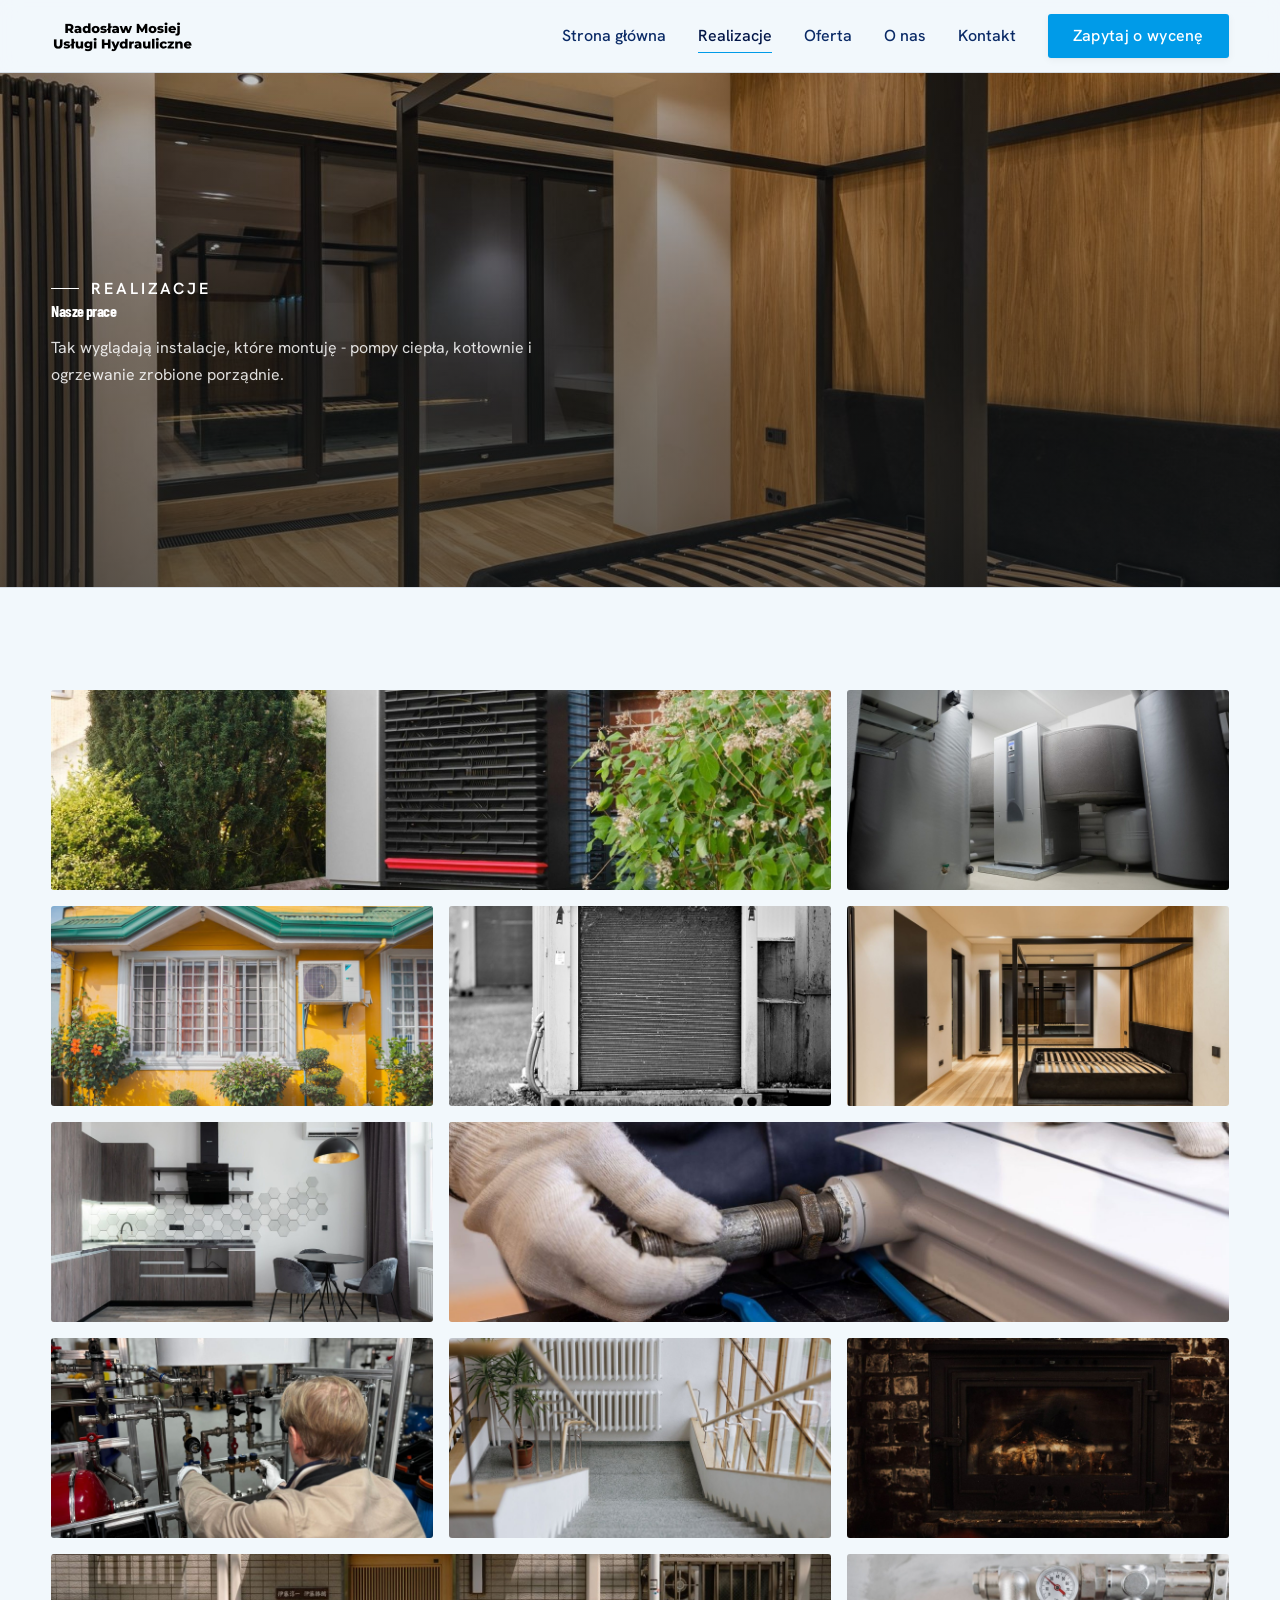
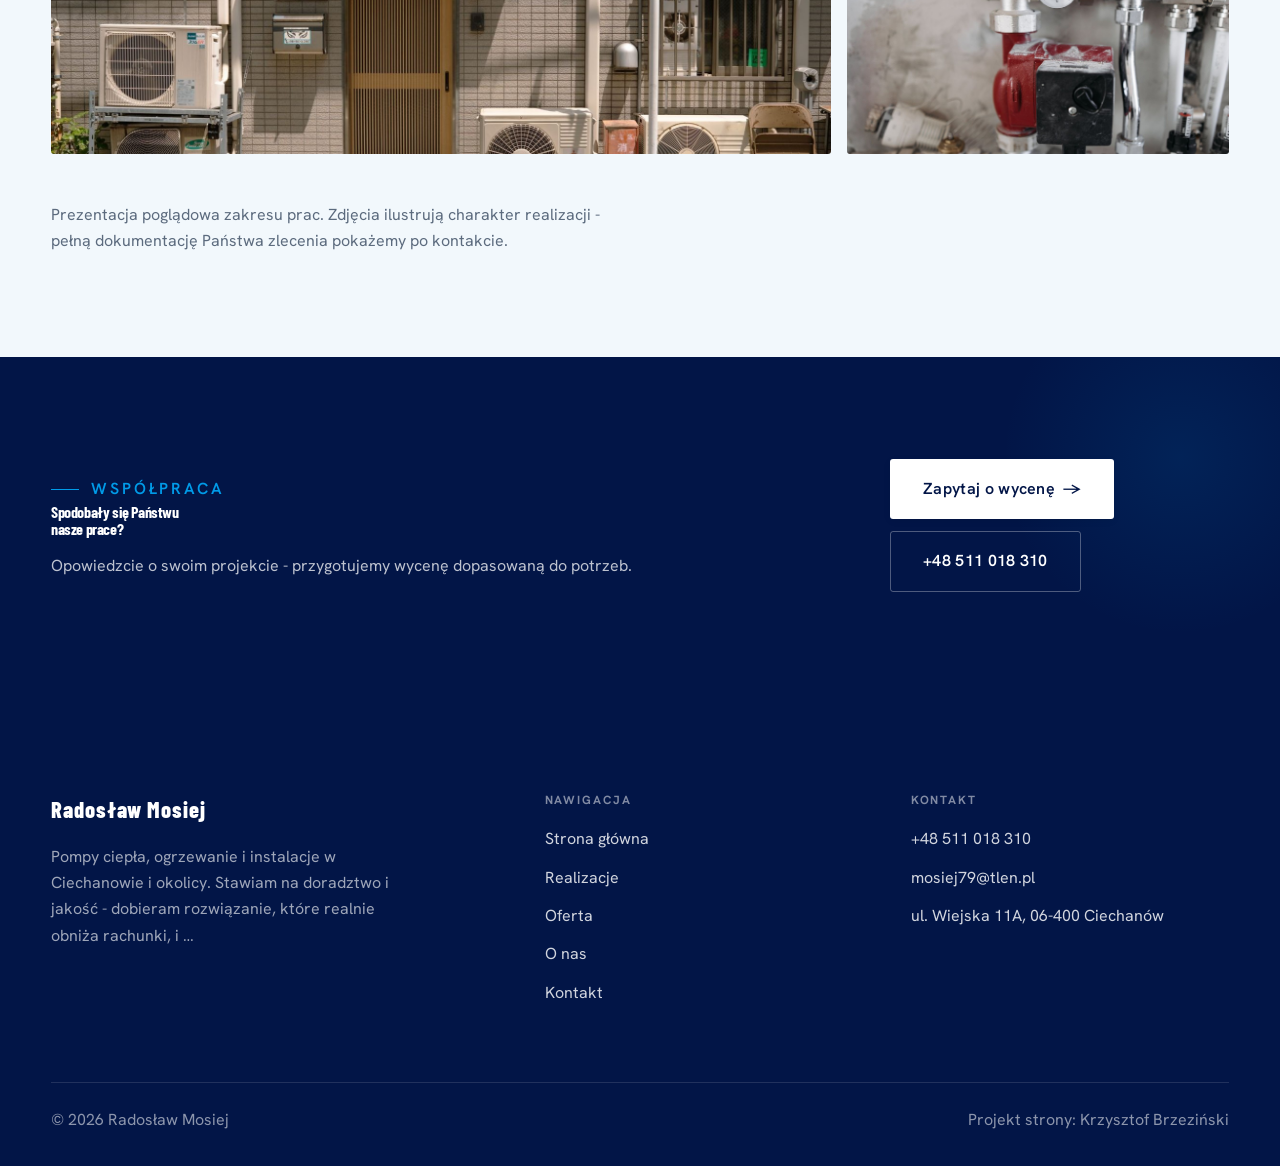
<file: realizacje.html>
<!DOCTYPE html>
<html lang="pl">
<head>
<meta charset="UTF-8">
<meta name="viewport" content="width=device-width, initial-scale=1.0">
<title>Realizacje - Radosław Mosiej</title>
<meta name="description" content="Realizacje Radosław Mosiej: Instalacja wod-kan, Łazienka pod klucz, Centralne ogrzewanie, Kotłownia, Usuwanie awarii">
<link rel="preconnect" href="https://fonts.googleapis.com">
<link rel="preconnect" href="https://fonts.gstatic.com" crossorigin>
<link href="https://fonts.googleapis.com/css2?family=Barlow+Condensed:wght@500;600;700&family=Hanken+Grotesk:wght@400;500;600&display=swap" rel="stylesheet">
<link rel="stylesheet" href="assets/styles.css">
</head>
<body>

<header class="nav">
  <div class="wrap nav-inner">
    <a class="brand brand-has-logo" href="index.html"><img class="brand-logo" src="img/logo.png" alt="Radosław Mosiej"></a>
    <nav class="nav-links">
      <a href="index.html">Strona główna</a>
      <a href="realizacje.html" class="active">Realizacje</a>
      <a href="oferta.html">Oferta</a>
      <a href="o-nas.html">O nas</a>
      <a href="kontakt.html">Kontakt</a>
      <a href="kontakt.html" class="btn btn-accent">Zapytaj o wycenę</a>
    </nav>
    <button class="nav-toggle" aria-label="Menu"><span></span><span></span><span></span></button>
  </div>
</header>

<section class="pagehead">
  <img src="img/g5.jpg" alt="Radosław Mosiej - Nasze prace">
  <div class="wrap">
    <span class="eyebrow">Realizacje</span>
    <h1>Nasze prace</h1>
    <p>Tak wyglądają instalacje, które montuję - pompy ciepła, kotłownie i ogrzewanie zrobione porządnie.</p>
  </div>
</section>
<section>
  <div class="wrap">
    <div class="gallery">
      <div class="tile t-two3 reveal"><img src="img/g1.jpg" alt="Instalacja wod-kan" loading="lazy"><div class="cap">Instalacja wod-kan</div></div>
      <div class="tile t-third reveal"><img src="img/g2.jpg" alt="Łazienka pod klucz" loading="lazy"><div class="cap">Łazienka pod klucz</div></div>
      <div class="tile t-third reveal"><img src="img/g3.jpg" alt="Centralne ogrzewanie" loading="lazy"><div class="cap">Centralne ogrzewanie</div></div>
      <div class="tile t-third reveal"><img src="img/g4.jpg" alt="Kotłownia" loading="lazy"><div class="cap">Kotłownia</div></div>
      <div class="tile t-third reveal"><img src="img/g6.jpg" alt="Usuwanie awarii" loading="lazy"><div class="cap">Usuwanie awarii</div></div>
      <div class="tile t-third reveal"><img src="img/g7.jpg" alt="Gotowa praca" loading="lazy"><div class="cap">Gotowa praca</div></div>
      <div class="tile t-two3 reveal"><img src="img/g8.jpg" alt="Radosław Mosiej" loading="lazy"></div>
      <div class="tile t-third reveal"><img src="img/g9.jpg" alt="Radosław Mosiej" loading="lazy"></div>
      <div class="tile t-third reveal"><img src="img/g10.jpg" alt="Radosław Mosiej" loading="lazy"></div>
      <div class="tile t-third reveal"><img src="img/g11.jpg" alt="Radosław Mosiej" loading="lazy"></div>
      <div class="tile t-two3 reveal"><img src="img/g12.jpg" alt="Radosław Mosiej" loading="lazy"></div>
      <div class="tile t-third reveal"><img src="img/g13.jpg" alt="Radosław Mosiej" loading="lazy"></div>
    </div>
    <p class="muted reveal" style="margin-top:var(--space-7);font-size:var(--text-sm);max-width:62ch">Prezentacja poglądowa zakresu prac. Zdjęcia ilustrują charakter realizacji - pełną dokumentację Państwa zlecenia pokażemy po kontakcie.</p>
  </div>
</section>
<section class="cta">
  <div class="wrap">
    <div class="reveal">
      <span class="eyebrow">Współpraca</span>
      <h2>Spodobały się Państwu nasze prace?</h2>
      <p>Opowiedzcie o swoim projekcie - przygotujemy wycenę dopasowaną do potrzeb.</p>
    </div>
    <div class="cta-actions reveal">
      <a href="kontakt.html" class="btn btn-light">Zapytaj o wycenę <span class="arr">→</span></a>
      <a href="tel:+48511018310" class="btn btn-ghost" style="color:#fff;border-color:rgba(255,255,255,.3)">+48 511 018 310</a>
    </div>
  </div>
</section>

<footer>
  <div class="wrap">
    <div class="foot-grid">
      <div class="foot-brand">
        <div class="name">Radosław Mosiej</div>
        <p>Pompy ciepła, ogrzewanie i instalacje w Ciechanowie i okolicy. Stawiam na doradztwo i jakość - dobieram rozwiązanie, które realnie obniża rachunki, i …</p>
      </div>
      <div class="foot-col">
        <h4>Nawigacja</h4>
        <a href="index.html">Strona główna</a>
        <a href="realizacje.html">Realizacje</a>
        <a href="oferta.html">Oferta</a>
        <a href="o-nas.html">O nas</a>
        <a href="kontakt.html">Kontakt</a>
      </div>
      <div class="foot-col">
        <h4>Kontakt</h4>
        <a href="tel:+48511018310">+48 511 018 310</a>
        <a href="mailto:mosiej79@tlen.pl">mosiej79@tlen.pl</a>
        <p>ul. Wiejska 11A, 06-400 Ciechanów</p>
      </div>
    </div>
    <div class="foot-bot">
      <span>© 2026 Radosław Mosiej</span>
      <span>Projekt strony: Krzysztof Brzeziński</span>
    </div>
  </div>
</footer>


<script src="assets/main.js"></script>
</body>
</html>
</file>
<file: assets/styles.css>
/* ============================================================
   STOLBASZ — premium, architektoniczny B2B fit-out
   Jasna paleta, zero brązu. System wg premium-web-craft.
   Projekt strony: Krzysztof Brzeziński
   ============================================================ */

:root{
  /* PALETA — jasna, architektoniczna, chłodna */
  --paper:#F2F8FC;          /* główne tło */
  --paper-2:#E0EEF7;        /* sekcje alternatywne (chłodny jasny szary) */
  --paper-3:#E0EEF7;        /* delikatne wypełnienia */
  --ink:#021547;            /* tekst główny — chłodny grafit */
  --ink-soft:#0A2A66;       /* nagłówki drugorzędne */
  --muted:#5C6B7E;          /* tekst poboczny */
  --line:rgba(2,21,71,.12);/* hairline */
  --accent:#009BE8;         /* stonowany petrol-slate — jedyny akcent */
  --accent-d:#007BC4;
  --accent-soft:rgba(0,155,232,.10);
  --dark:#021547;           /* sekcje ciemne (stopka/CTA) */

  /* ODSTĘPY — skala 4/8 */
  --space-1:4px; --space-2:8px; --space-3:12px; --space-4:16px; --space-5:24px;
  --space-6:32px; --space-7:48px; --space-8:64px; --space-9:96px; --space-10:128px;

  /* TYPOGRAFIA — fluid clamp() */
  --text-sm:clamp(.82rem,.8rem+.1vw,.9rem);
  --text-base:clamp(1rem,.97rem+.15vw,1.1rem);
  --text-lg:clamp(1.12rem,1.05rem+.3vw,1.3rem);
  --text-h3:clamp(1.2rem,1.1rem+.5vw,1.5rem);
  --text-h2:clamp(1.9rem,1.5rem+1.9vw,2.8rem);
  --text-h1:clamp(2.6rem,1.9rem+3.6vw,4.6rem);

  /* PROMIENIE — architektoniczne, raczej ostre */
  --r-sm:3px; --r-md:6px; --r-lg:10px;

  /* RUCH */
  --ease:cubic-bezier(.25,.46,.45,.94); --dur:.24s;

  /* CIENIE — miękkie, warstwowe */
  --sh-sm:0 1px 2px rgba(16,24,32,.04), 0 2px 8px rgba(16,24,32,.05);
  --sh-md:0 2px 6px rgba(16,24,32,.05), 0 12px 28px -8px rgba(16,24,32,.12);
  --sh-lg:0 6px 14px rgba(16,24,32,.07), 0 26px 56px -18px rgba(16,24,32,.22);

  --hairline:1px solid var(--line);

  --font-display:'Barlow Condensed','Hanken Grotesk',sans-serif;
  --font-body:'Hanken Grotesk',sans-serif;
}

*{box-sizing:border-box;margin:0;padding:0}
html{scroll-behavior:smooth}
body{
  font-family:var(--font-body);
  font-size:var(--text-base);
  line-height:1.65;
  color:var(--ink);
  background:var(--paper);
  -webkit-font-smoothing:antialiased;
  text-rendering:optimizeLegibility;
}
img{max-width:100%;display:block}
a{color:inherit;text-decoration:none}

.wrap{width:min(92%,1180px);margin-inline:auto}
section{padding-block:clamp(52px,6.5vw,96px)}

h1,h2,h3{font-family:var(--font-display);font-weight:700;line-height:1.08;letter-spacing:-.02em;color:var(--ink)}
h1{font-size:var(--text-h1);letter-spacing:-.035em}
h2{font-size:var(--text-h2);letter-spacing:-.025em}
h3{font-size:var(--text-h3)}
p{max-width:65ch}

.eyebrow{
  font-family:var(--font-body);
  font-size:var(--text-sm);
  font-weight:600;
  letter-spacing:.18em;
  text-transform:uppercase;
  color:var(--accent);
  display:inline-flex;align-items:center;gap:var(--space-3);
}
.eyebrow::before{content:"";width:28px;height:1px;background:var(--accent);display:inline-block}

.muted{color:var(--muted)}
.lead{font-size:var(--text-lg);line-height:1.55;color:var(--ink-soft);max-width:50ch}

/* ---------- BUTTONS ---------- */
.btn{
  display:inline-flex;align-items:center;gap:var(--space-2);
  font-weight:600;font-size:var(--text-sm);letter-spacing:.02em;
  padding:var(--space-4) var(--space-6);
  border-radius:var(--r-sm);
  transition:transform var(--dur) var(--ease),box-shadow var(--dur) var(--ease),background var(--dur) var(--ease);
  cursor:pointer;border:1px solid transparent;
}
.btn-accent{background:var(--accent);color:#fff;box-shadow:var(--sh-sm)}
.btn-accent:hover{background:var(--accent-d);transform:translateY(-2px);box-shadow:var(--sh-md)}
.btn-accent:active{transform:translateY(0);box-shadow:var(--sh-sm)}
.btn-ghost{background:transparent;color:var(--ink);border-color:var(--line)}
.btn-ghost:hover{border-color:var(--accent);color:var(--accent);transform:translateY(-2px)}
.btn-light{background:#fff;color:var(--ink);box-shadow:var(--sh-sm)}
.btn-light:hover{transform:translateY(-2px);box-shadow:var(--sh-md)}
.btn .arr{transition:transform var(--dur) var(--ease)}
.btn:hover .arr{transform:translateX(4px)}

/* ---------- NAV ---------- */
.nav{
  position:sticky;top:0;z-index:50;
  background:color-mix(in srgb,var(--paper) 88%,transparent);
  backdrop-filter:saturate(140%) blur(10px);
  border-bottom:var(--hairline);
}
.nav-inner{display:flex;align-items:center;justify-content:space-between;height:72px}
.brand{display:flex;flex-direction:column;line-height:1}
.brand .name{font-family:var(--font-display);font-weight:800;font-size:1.35rem;letter-spacing:.04em}
.brand .sub{font-size:.62rem;letter-spacing:.34em;text-transform:uppercase;color:var(--muted);margin-top:5px}
.nav-links{display:flex;align-items:center;gap:var(--space-6)}
.nav-links a{font-size:var(--text-sm);font-weight:500;color:var(--ink-soft);position:relative;padding-block:4px;transition:color var(--dur) var(--ease)}
.nav-links a::after{content:"";position:absolute;left:0;bottom:0;width:0;height:1.5px;background:var(--accent);transition:width var(--dur) var(--ease)}
.nav-links a:hover,.nav-links a.active{color:var(--ink)}
.nav-links a:hover::after,.nav-links a.active::after{width:100%}
.nav-links .btn{padding:var(--space-2) var(--space-5)}
/* przyciski w nav: właściwy kolor (przebij .nav-links a) + bez podkreślenia */
.nav-links a.btn-accent{color:#fff}
.nav-links a.btn-ghost,.nav-links a.btn-light{color:var(--ink)}
.nav-links a.btn::after{display:none}
.nav-toggle{display:none;background:none;border:none;cursor:pointer;flex-direction:column;gap:5px;padding:8px}
.nav-toggle span{width:24px;height:2px;background:var(--ink);transition:var(--dur)}

/* ---------- HERO (split) ---------- */
.hero{position:relative;overflow:hidden;border-bottom:var(--hairline)}
.hero-grid{display:grid;grid-template-columns:1.05fr .95fr;gap:clamp(24px,4vw,60px);align-items:center;
  padding-block:clamp(36px,4.5vw,64px)}
.hero-copy .eyebrow{margin-bottom:var(--space-5)}
.hero-copy h1{margin-bottom:var(--space-5)}
.hero-copy .lead{margin-bottom:var(--space-7)}
.hero-actions{display:flex;flex-wrap:wrap;gap:var(--space-4)}
.hero-art{position:relative;aspect-ratio:4/3;border-radius:var(--r-lg);overflow:hidden;box-shadow:var(--sh-lg)}
.hero-art img{width:100%;height:100%;object-fit:cover}
.hero-art::after{content:"";position:absolute;inset:0;background:linear-gradient(180deg,transparent 55%,rgba(18,24,28,.28))}
.hero-badge{position:absolute;left:var(--space-5);bottom:var(--space-5);z-index:2;
  background:rgba(252,252,251,.94);backdrop-filter:blur(4px);
  border-radius:var(--r-md);padding:var(--space-4) var(--space-5);box-shadow:var(--sh-md);max-width:78%}
.hero-badge strong{display:block;font-family:var(--font-display);font-size:1rem;letter-spacing:-.01em}
.hero-badge span{font-size:var(--text-sm);color:var(--muted)}

/* ---------- HERO duży / kinowy (strona główna) ---------- */
.hero-cine{position:relative;min-height:clamp(560px,82vh,840px);min-height:clamp(560px,82svh,840px);display:flex;align-items:center;overflow:hidden;border-bottom:var(--hairline)}
.hero-cine>img{position:absolute;inset:0;width:100%;height:100%;object-fit:cover;z-index:0}
.hero-cine::after{content:"";position:absolute;inset:0;z-index:1;
  background:linear-gradient(95deg,rgba(13,18,23,.86) 0%,rgba(13,18,23,.64) 32%,rgba(13,18,23,.24) 62%,rgba(13,18,23,.04) 100%)}
.hero-cine .wrap{position:relative;z-index:2;padding-block:var(--space-8)}
.hero-cine .hero-copy{max-width:660px}
.hero-cine .eyebrow{color:#fff;margin-bottom:var(--space-5)}
.hero-cine .eyebrow::before{background:#fff}
.hero-cine h1{color:#fff;margin-bottom:var(--space-5);font-size:clamp(2.9rem,2rem+4.4vw,5.2rem)}
.hero-cine .lead{color:rgba(255,255,255,.92);max-width:48ch;margin-bottom:var(--space-7)}
.hero-cine .hero-actions{display:flex;flex-wrap:wrap;gap:var(--space-4)}
@media(max-width:680px){
  .hero-cine{min-height:clamp(520px,76vh,640px);min-height:clamp(520px,76svh,640px);align-items:flex-end}
  .hero-cine::after{background:linear-gradient(0deg,rgba(13,18,23,.9) 6%,rgba(13,18,23,.45) 55%,rgba(13,18,23,.25) 100%)}
  .hero-cine .wrap{padding-bottom:var(--space-9)}
}

/* full-bleed hero variant (podstrony) */
.pagehead{position:relative;min-height:46vh;min-height:46svh;display:flex;align-items:flex-end;overflow:hidden;border-bottom:var(--hairline)}
.pagehead img{position:absolute;inset:0;width:100%;height:100%;object-fit:cover}
.pagehead::after{content:"";position:absolute;inset:0;background:linear-gradient(180deg,rgba(18,24,28,.25),rgba(18,24,28,.62))}
.pagehead .wrap{position:relative;z-index:2;padding-block:var(--space-9);color:#fff}
.pagehead h1{color:#fff;max-width:18ch}
.pagehead .eyebrow{color:#fff}
.pagehead .eyebrow::before{background:#fff}
.pagehead p{color:rgba(255,255,255,.86);margin-top:var(--space-4);max-width:54ch}

/* ---------- STRIP (pasek skrótów / liczby) ---------- */
.strip{background:var(--dark);color:#fff}
.strip .wrap{display:grid;grid-template-columns:repeat(4,1fr);gap:var(--space-6);padding-block:var(--space-8)}
.strip .item .k{font-family:var(--font-display);font-size:clamp(1.6rem,1.2rem+1.4vw,2.4rem);font-weight:800;letter-spacing:-.02em;color:#fff}
.strip .item .v{font-size:var(--text-sm);color:rgba(255,255,255,.66);margin-top:var(--space-2);line-height:1.45}
.strip .item{border-left:2px solid var(--accent);padding-left:var(--space-5)}

/* ---------- SECTION HEAD ---------- */
.head{max-width:48rem;margin-bottom:var(--space-8)}
.head.center{margin-inline:auto;text-align:center}
.head .eyebrow{margin-bottom:var(--space-4)}
.head h2{margin-bottom:var(--space-4)}
.head p{color:var(--muted);font-size:var(--text-lg);line-height:1.55}
.head.center p{margin-inline:auto}

/* ---------- INTRO SPLIT ---------- */
.split{display:grid;grid-template-columns:.92fr 1.08fr;gap:clamp(28px,5vw,80px);align-items:center}
.split.rev{grid-template-columns:1.08fr .92fr}
.split.rev .split-art{order:-1}
.split-art{position:relative;aspect-ratio:5/4;border-radius:var(--r-lg);overflow:hidden;box-shadow:var(--sh-lg)}
.split-art img{width:100%;height:100%;object-fit:cover}
.split-copy h2{margin-bottom:var(--space-5)}
.split-copy p+p{margin-top:var(--space-4)}
.split-copy .btn{margin-top:var(--space-6)}

/* ---------- SERVICES (zakres) ---------- */
.svc-grid{display:grid;grid-template-columns:repeat(auto-fit,minmax(280px,1fr));gap:var(--space-5)}
.svc{background:#fff;border:var(--hairline);border-radius:var(--r-md);padding:var(--space-7) var(--space-6);
  transition:transform var(--dur) var(--ease),box-shadow var(--dur) var(--ease),border-color var(--dur) var(--ease);
  position:relative;overflow:hidden}
.svc::before{content:"";position:absolute;left:0;top:0;width:3px;height:0;background:var(--accent);transition:height var(--dur) var(--ease)}
.svc:hover{transform:translateY(-4px);box-shadow:var(--sh-md);border-color:transparent}
.svc:hover::before{height:100%}
.svc .ic{font-family:var(--font-display);font-size:.8rem;font-weight:700;letter-spacing:.12em;color:var(--accent);margin-bottom:var(--space-4)}
.svc h3{margin-bottom:var(--space-3);font-size:1.22rem}
.svc p{color:var(--muted);font-size:var(--text-base);line-height:1.6}

/* big detailed service rows */
.svc-row{display:grid;grid-template-columns:.8fr 1.2fr;gap:clamp(20px,4vw,60px);align-items:center;padding-block:var(--space-8)}
.svc-row+.svc-row{border-top:var(--hairline)}
.svc-row.rev{grid-template-columns:1.2fr .8fr}
.svc-row.rev .svc-row-art{order:-1}
.svc-row-art{aspect-ratio:4/3;border-radius:var(--r-md);overflow:hidden;box-shadow:var(--sh-md)}
.svc-row-art img{width:100%;height:100%;object-fit:cover}
.svc-row h3{font-size:1.5rem;margin-bottom:var(--space-4)}
.svc-row .num{font-family:var(--font-display);font-size:.85rem;font-weight:700;letter-spacing:.14em;color:var(--accent);display:block;margin-bottom:var(--space-3)}
.svc-row ul{list-style:none;margin-top:var(--space-4);display:flex;flex-direction:column;gap:var(--space-2)}
.svc-row li{position:relative;padding-left:var(--space-5);color:var(--muted);font-size:var(--text-base)}
.svc-row li::before{content:"";position:absolute;left:0;top:.62em;width:8px;height:1px;background:var(--accent)}

/* ---------- GALLERY (realizacje) ---------- */
.gallery{display:grid;grid-template-columns:repeat(12,1fr);gap:var(--space-4);grid-auto-rows:200px}
/* GALERIA MASONRY — pionowe zdjęcia (portrety beauty/wellness) bez przycinania: kolumny, height auto */
.gallery-masonry{column-count:3;column-gap:var(--space-4)}
@media(max-width:900px){.gallery-masonry{column-count:2}}
@media(max-width:560px){.gallery-masonry{column-count:1}}
.gallery-masonry .m-tile{break-inside:avoid;margin:0 0 var(--space-4);padding:0;position:relative;overflow:hidden;border-radius:var(--r-md);border:1px solid var(--line)}
.gallery-masonry .m-tile img{width:100%;height:auto;display:block}
.gallery-masonry .m-tile .cap{position:absolute;left:0;right:0;bottom:0;padding:var(--space-4);color:#fff;background:linear-gradient(0deg,rgba(0,0,0,.55),transparent);font-size:var(--text-sm)}
.tile{position:relative;overflow:hidden;border-radius:var(--r-md);box-shadow:var(--sh-sm);
  transition:transform var(--dur) var(--ease),box-shadow var(--dur) var(--ease)}
.tile img{width:100%;height:100%;object-fit:cover;transition:transform .6s var(--ease)}
.tile:hover{box-shadow:var(--sh-md)}
.tile:hover img{transform:scale(1.05)}
.tile .cap{position:absolute;left:0;right:0;bottom:0;padding:var(--space-5) var(--space-4) var(--space-4);
  background:linear-gradient(transparent,rgba(18,24,28,.78));color:#fff;
  font-size:var(--text-sm);font-weight:600;letter-spacing:.01em;
  opacity:0;transform:translateY(8px);transition:var(--dur) var(--ease)}
.tile:hover .cap{opacity:1;transform:translateY(0)}
.tile .cap small{display:block;font-weight:400;opacity:.78;letter-spacing:.04em;text-transform:uppercase;font-size:.66rem;margin-top:3px}
/* bento spans */
.t-wide{grid-column:span 6}
.t-tall{grid-column:span 6;grid-row:span 2}
.t-std{grid-column:span 6}
.t-third{grid-column:span 4}
.t-two3{grid-column:span 8}

/* ---------- TRUST / WIARYGODNOŚĆ ---------- */
.trust{background:var(--paper-2)}
.trust-grid{display:grid;grid-template-columns:repeat(auto-fit,minmax(240px,1fr));gap:var(--space-5);margin-top:var(--space-7)}
.trust-card{background:#fff;border-radius:var(--r-md);padding:var(--space-7) var(--space-6);box-shadow:var(--sh-sm);border-top:3px solid var(--accent)}
.trust-card .big{font-family:var(--font-display);font-size:clamp(1.8rem,1.3rem+1.6vw,2.6rem);font-weight:800;letter-spacing:-.02em;color:var(--ink);line-height:1}
.trust-card h3{font-size:1.12rem;margin:var(--space-3) 0 var(--space-2)}
.trust-card p{color:var(--muted);font-size:var(--text-base);line-height:1.55}

/* ---------- CTA band ---------- */
.cta{background:var(--dark);color:#fff;position:relative;overflow:hidden}
.cta .wrap{display:grid;grid-template-columns:1.4fr .6fr;gap:var(--space-7);align-items:center;position:relative;z-index:2}
.cta h2{color:#fff;max-width:20ch}
.cta p{color:rgba(255,255,255,.74);margin-top:var(--space-4)}
.cta-actions{display:flex;flex-direction:column;gap:var(--space-3);align-items:flex-start}
.cta::before{content:"";position:absolute;right:-80px;top:-80px;width:360px;height:360px;border-radius:50%;
  background:radial-gradient(circle,var(--accent-soft),transparent 70%)}

/* ---------- CONTACT ---------- */
.contact-grid{display:grid;grid-template-columns:.85fr 1.15fr;gap:clamp(28px,4vw,56px);align-items:start}
.info-list{display:flex;flex-direction:column;gap:var(--space-2)}
.info-row{display:flex;gap:var(--space-4);align-items:flex-start;padding-block:var(--space-4);border-bottom:var(--hairline)}
.info-row .ic{flex:none;width:42px;height:42px;display:grid;place-items:center;border-radius:50%;
  background:var(--accent-soft);color:var(--accent);font-size:1.05rem}
.info-row .lbl{font-size:.72rem;letter-spacing:.14em;text-transform:uppercase;color:var(--muted)}
.info-row .val{font-weight:600;font-size:var(--text-base);margin-top:2px}
.info-row a.val:hover{color:var(--accent)}
.map{border:none;border-radius:var(--r-lg);box-shadow:var(--sh-md);width:100%;height:100%;min-height:380px;filter:grayscale(.2) contrast(1.02)}
.form{background:#fff;border:var(--hairline);border-radius:var(--r-lg);padding:clamp(24px,3vw,40px);box-shadow:var(--sh-sm)}
.form .fld{margin-bottom:var(--space-5)}
.form label{display:block;font-size:var(--text-sm);font-weight:600;margin-bottom:var(--space-2)}
.form input,.form textarea{width:100%;font-family:inherit;font-size:var(--text-base);color:var(--ink);
  padding:var(--space-4);border:var(--hairline);border-radius:var(--r-sm);background:var(--paper);transition:border-color var(--dur)}
.form input:focus,.form textarea:focus{outline:none;border-color:var(--accent);background:#fff}
.form textarea{resize:vertical;min-height:120px}
.form .note{font-size:var(--text-sm);color:var(--muted);margin-top:var(--space-3)}

/* ---------- FOOTER ---------- */
footer{background:var(--dark);color:#fff;padding-block:var(--space-9) var(--space-6)}
.foot-grid{display:grid;grid-template-columns:1.4fr 1fr 1fr;gap:var(--space-7);margin-bottom:var(--space-8)}
.foot-brand .name{font-family:var(--font-display);font-weight:800;font-size:1.4rem;letter-spacing:.04em}
.foot-brand p{color:rgba(255,255,255,.62);margin-top:var(--space-4);font-size:var(--text-base);max-width:38ch}
.foot-col h4{font-size:.74rem;letter-spacing:.16em;text-transform:uppercase;color:rgba(255,255,255,.5);margin-bottom:var(--space-4)}
.foot-col a,.foot-col p{display:block;color:rgba(255,255,255,.82);font-size:var(--text-base);margin-bottom:var(--space-3)}
.foot-col a:hover{color:#fff}
.foot-bot{border-top:1px solid rgba(255,255,255,.12);padding-top:var(--space-5);display:flex;justify-content:space-between;flex-wrap:wrap;gap:var(--space-3);
  font-size:var(--text-sm);color:rgba(255,255,255,.55)}
.foot-bot a:hover{color:#fff}

/* ---------- REVEAL ---------- */
.reveal{opacity:0;transform:translateY(22px);transition:opacity .6s var(--ease),transform .6s var(--ease)}
.reveal.in{opacity:1;transform:none}

/* ---------- RESPONSIVE ---------- */
@media(max-width:920px){
  .hero-grid,.split,.split.rev,.svc-row,.svc-row.rev,.cta .wrap,.contact-grid,.foot-grid{grid-template-columns:1fr}
  .split.rev .split-art,.svc-row.rev .svc-row-art{order:0}
  .hero-art{aspect-ratio:16/10;max-height:420px}
  .strip .wrap{grid-template-columns:repeat(2,1fr);gap:var(--space-7)}
  .gallery{grid-auto-rows:180px}
  .t-wide,.t-tall,.t-std,.t-third,.t-two3{grid-column:span 6}
  .t-tall{grid-row:span 1}
  .cta-actions{flex-direction:row;flex-wrap:wrap}
  .foot-grid{gap:var(--space-6)}
}
@media(max-width:680px){
  .nav-links{position:fixed;inset:72px 0 auto 0;background:var(--paper);flex-direction:column;align-items:stretch;
    gap:0;padding:var(--space-4) 6%;border-bottom:var(--hairline);box-shadow:var(--sh-md);
    transform:translateY(-120%);transition:transform var(--dur) var(--ease)}
  .nav-links.open{transform:translateY(0)}
  .nav-links a{padding-block:var(--space-4);border-bottom:var(--hairline)}
  .nav-links .btn{margin-top:var(--space-3);justify-content:center}
  .nav-toggle{display:flex}
  .strip .wrap{grid-template-columns:1fr}
  .gallery{grid-template-columns:repeat(6,1fr)}
  .foot-grid{grid-template-columns:1fr}
}
@media(prefers-reduced-motion:reduce){
  *{animation-duration:.01ms!important;transition:none!important}
  .reveal{opacity:1!important;transform:none!important}
  html{scroll-behavior:auto}
}

/* ============================================================
   PREMIUM LAYER — destylat deep-researchu branż (anty-AI, spokój).
   Zmienne STOLBASZ (--accent/--ink/--paper/--line/--dark). Ruch ledwo
   zauważalny, krzywa cubic-bezier(.16,.84,.44,1); prefers-reduced-motion
   pokryte blanketem wyżej. Karty hairline zamiast cieni = #1 sygnał „nie-AI".
   ============================================================ */

/* więcej oddechu między sekcjami (liderzy: 110-130px) */
section{padding-block:clamp(64px,8vw,128px)}

/* 1) Aksamitny reveal — dłuższa, miękka krzywa zamiast „skoku" */
.reveal{transition:opacity .9s cubic-bezier(.16,.84,.44,1),transform .9s cubic-bezier(.16,.84,.44,1);will-change:opacity,transform}
/* stagger TYLKO w galerii (tam pozycja = porządek dzieci) */
.gallery .reveal:nth-child(2){transition-delay:.07s}
.gallery .reveal:nth-child(3){transition-delay:.14s}
.gallery .reveal:nth-child(4){transition-delay:.21s}
.gallery .reveal:nth-child(5){transition-delay:.28s}
.gallery .reveal:nth-child(6){transition-delay:.35s}

/* 2) Hero STATYCZNY na .hero-cine — Ken Burns CAŁKIEM WYŁĄCZONY 26.06 (3. zgłoszenie Szymona).
   GENEZA: animowanie scale na <img> hero z teksturami (cegły/framugi) re-samplinguje obraz
   klatka po klatce → na części ekranów drobne drganie/shimmer = „heroshot się trzęsie".
   translateY usunięto wcześniej, scale-only + will-change/GPU NIE wystarczyły do GWARANCJI gładkości.
   Krzysztof zażądał pewności („make sure, że błąd się nie pojawi") > efekt. Zero animacji = 0% drgania.
   Delikatny zoom zostaje TYLKO w pełnoekranowych hero gastro/studio (hg-bg/hs-bg — tło, inny
   mechanizm, chwalone, nigdy nie zgłaszane). NIE wracać do KB na .hero-cine bez realnego testu
   na sprzęcie klienta — to ryzyko regresji „trzęsienia”. */
/* BEZPIECZNY "wow" na hero = jednorazowy FADE-IN (opacity), nie zoom.
   opacity nie dotyka bitmapy → gładkie na KAŻDYM zdjęciu/ekranie/GPU, zero ryzyka migotania.
   Geometryczny ruch (scale/translate) na .hero-cine jest ZAKAZANY (bramka pilnuje). */
@keyframes heroFade{from{opacity:0}to{opacity:1}}
.hero-cine>img{transform:none;animation:heroFade 1.1s ease-out both}

/* 3) Akcentowy hairline pod nagłówkiem sekcji, który „rysuje się" przy wejściu */
.head h2{position:relative;padding-bottom:18px}
.head h2::after{content:"";position:absolute;left:0;bottom:0;height:1px;width:0;background:var(--accent);transition:width 1s cubic-bezier(.16,.84,.44,1) .15s}
.head.center h2::after{left:50%;transform:translateX(-50%)}
.head.reveal.in h2::after,.head.center.reveal.in h2::after{width:54px}

/* 4) Karty HAIRLINE zamiast cieni/zaokrągleń (najmocniejszy anty-AI detal) */
.svc{background:transparent;border:1px solid var(--line);border-radius:var(--r-sm);box-shadow:none}
.svc:hover{box-shadow:none;border-color:var(--accent);transform:translateY(-3px)}
.trust-card{background:transparent;box-shadow:none;border:1px solid var(--line);border-top:2px solid var(--accent);border-radius:var(--r-sm)}
.tile{box-shadow:none;border-radius:var(--r-sm)}
.tile:hover{box-shadow:none}

/* 5) Sticky-nav kondensuje się po przewinięciu (sygnał dopracowania) */
.nav{transition:box-shadow .4s ease,background .4s ease}
.nav.is-stuck{box-shadow:0 1px 0 var(--line),0 14px 30px -24px rgba(0,0,0,.45)}
.nav-inner{transition:height .35s var(--ease)}
.nav.is-stuck .nav-inner{height:60px}

/* 6) MANIFESTO — pełnoekranowy cytat-bohater (zastępuje generyczne „Dlaczego my") */
.manifesto{background:var(--paper-2);text-align:center}
.manifesto .wrap{max-width:60rem}
.manifesto p{font-family:var(--font-display);font-style:italic;font-size:clamp(1.6rem,1rem+2.4vw,2.8rem);line-height:1.32;color:var(--ink-soft);margin-inline:auto;max-width:26ch;position:relative;padding-top:var(--space-8)}
.manifesto p::before{content:"";position:absolute;top:0;left:50%;transform:translateX(-50%);width:54px;height:1px;background:var(--accent)}
.manifesto p span{color:var(--accent);font-style:italic}

/* 7) GATEWAYS — 3 duże bramy-zdjęcia (zamiast paska menu usług) */
.gateways{display:grid;grid-template-columns:repeat(3,1fr);gap:var(--space-4)}
.gateway{position:relative;aspect-ratio:3/4;overflow:hidden;border-radius:var(--r-sm);display:block}
.gateway img{width:100%;height:100%;object-fit:cover;transition:transform .8s var(--ease),filter .5s var(--ease)}
.gateway::after{content:"";position:absolute;inset:0;background:linear-gradient(180deg,transparent 38%,rgba(18,24,28,.74))}
.gateway:hover img{transform:scale(1.05);filter:brightness(1.05)}
.gateway .g-ttl{position:absolute;left:0;right:0;bottom:0;z-index:2;padding:var(--space-6) var(--space-5);color:#fff;font-family:var(--font-display);font-size:1.45rem;letter-spacing:-.01em;line-height:1.15}
.gateway .g-ttl small{display:block;font-family:var(--font-body);font-size:var(--text-sm);font-weight:400;opacity:.82;letter-spacing:.03em;margin-top:5px}
@media(max-width:760px){.gateways{grid-template-columns:1fr}.gateway{aspect-ratio:16/10}}

/* 8) LOGO klienta w nagłówku (gdy podane --logo) */
.brand-logo{height:40px;width:auto;max-width:220px;object-fit:contain;display:block}
.nav.is-stuck .brand-logo{height:34px}
@media(max-width:680px){.brand-logo{height:32px}}
</file>
